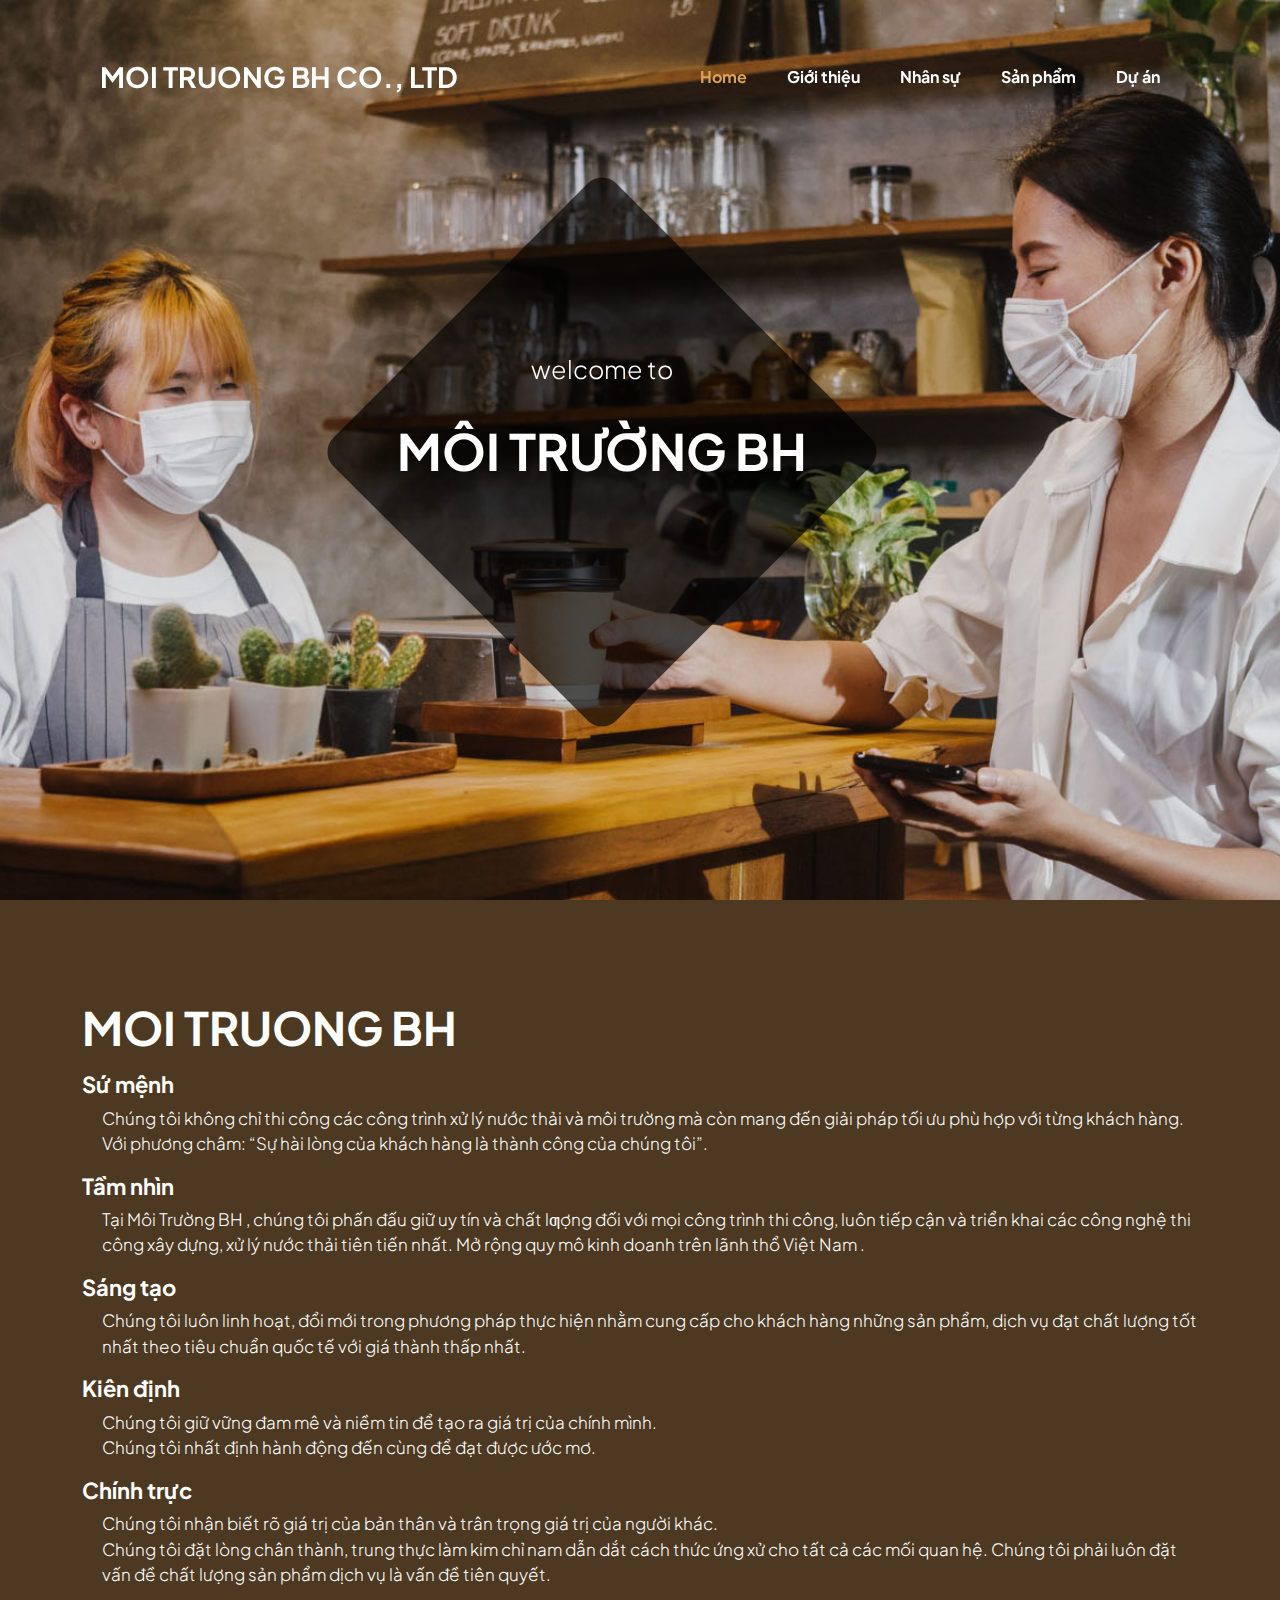
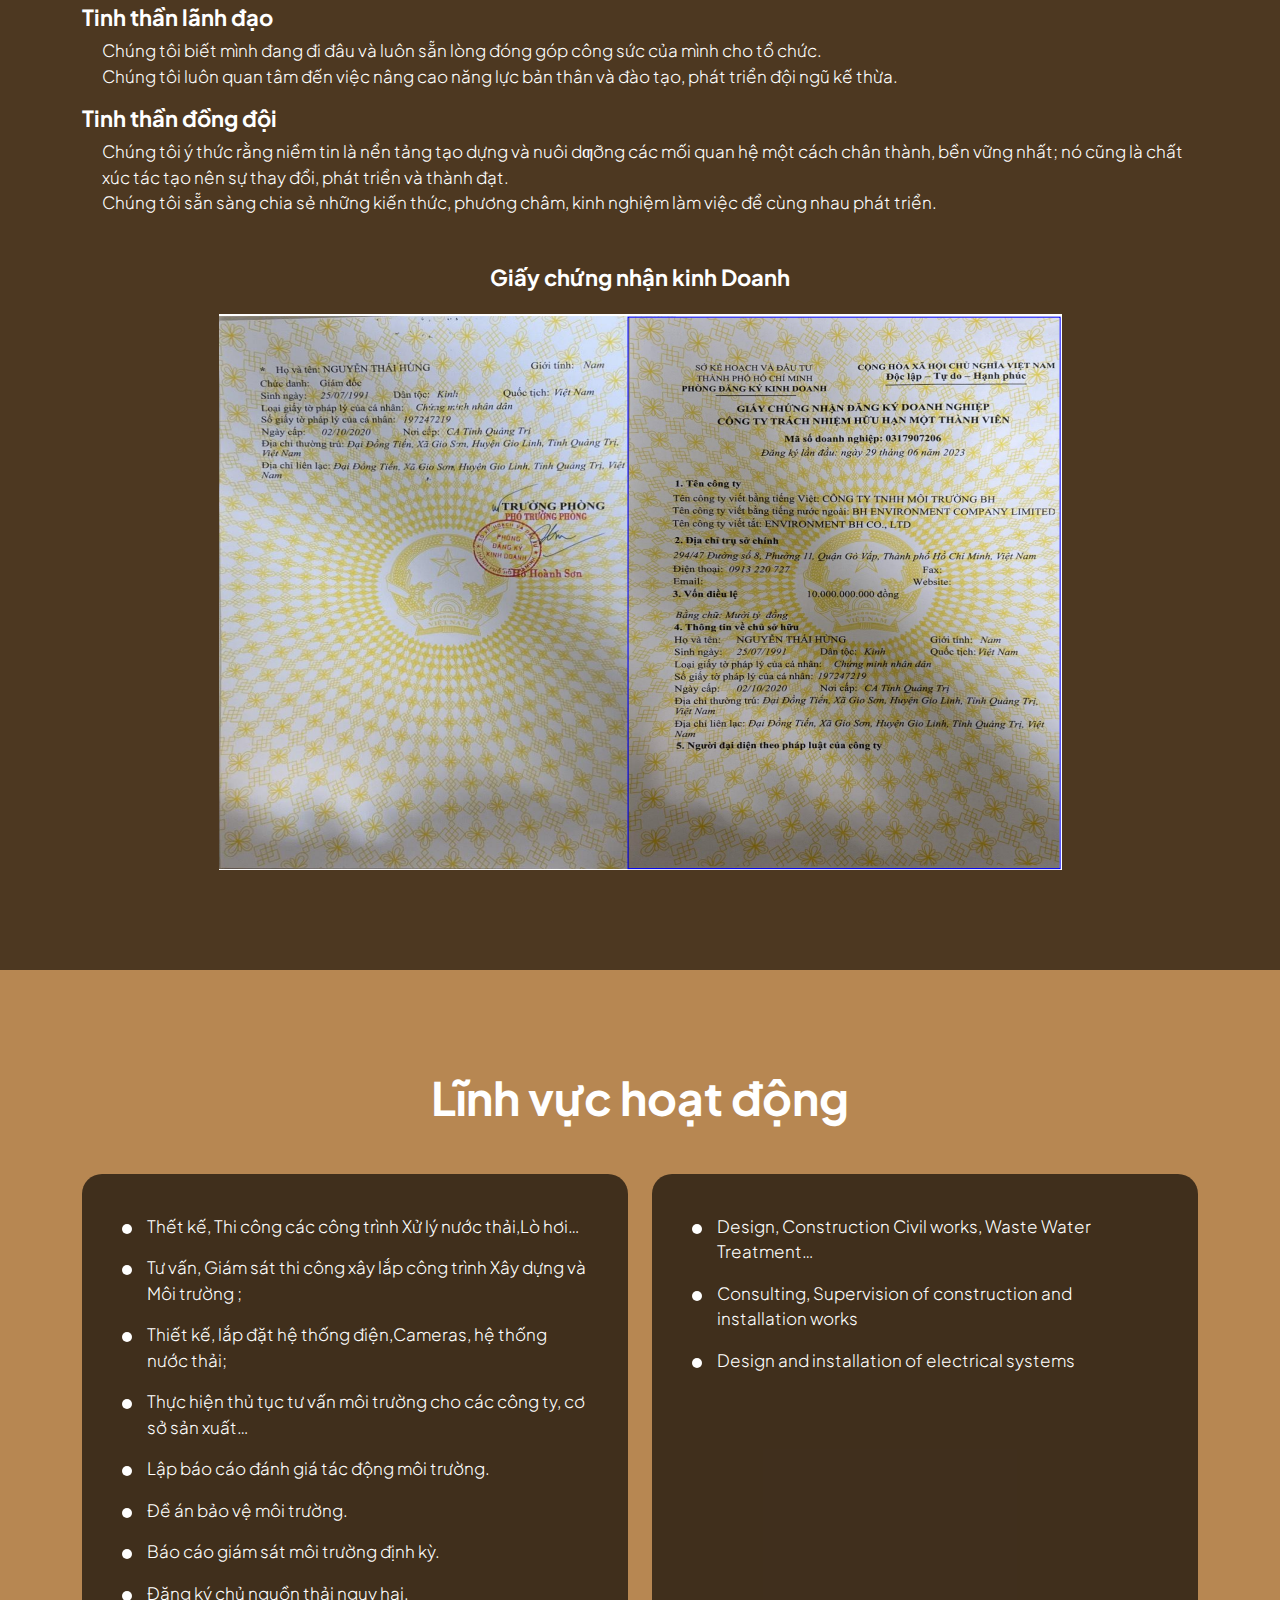
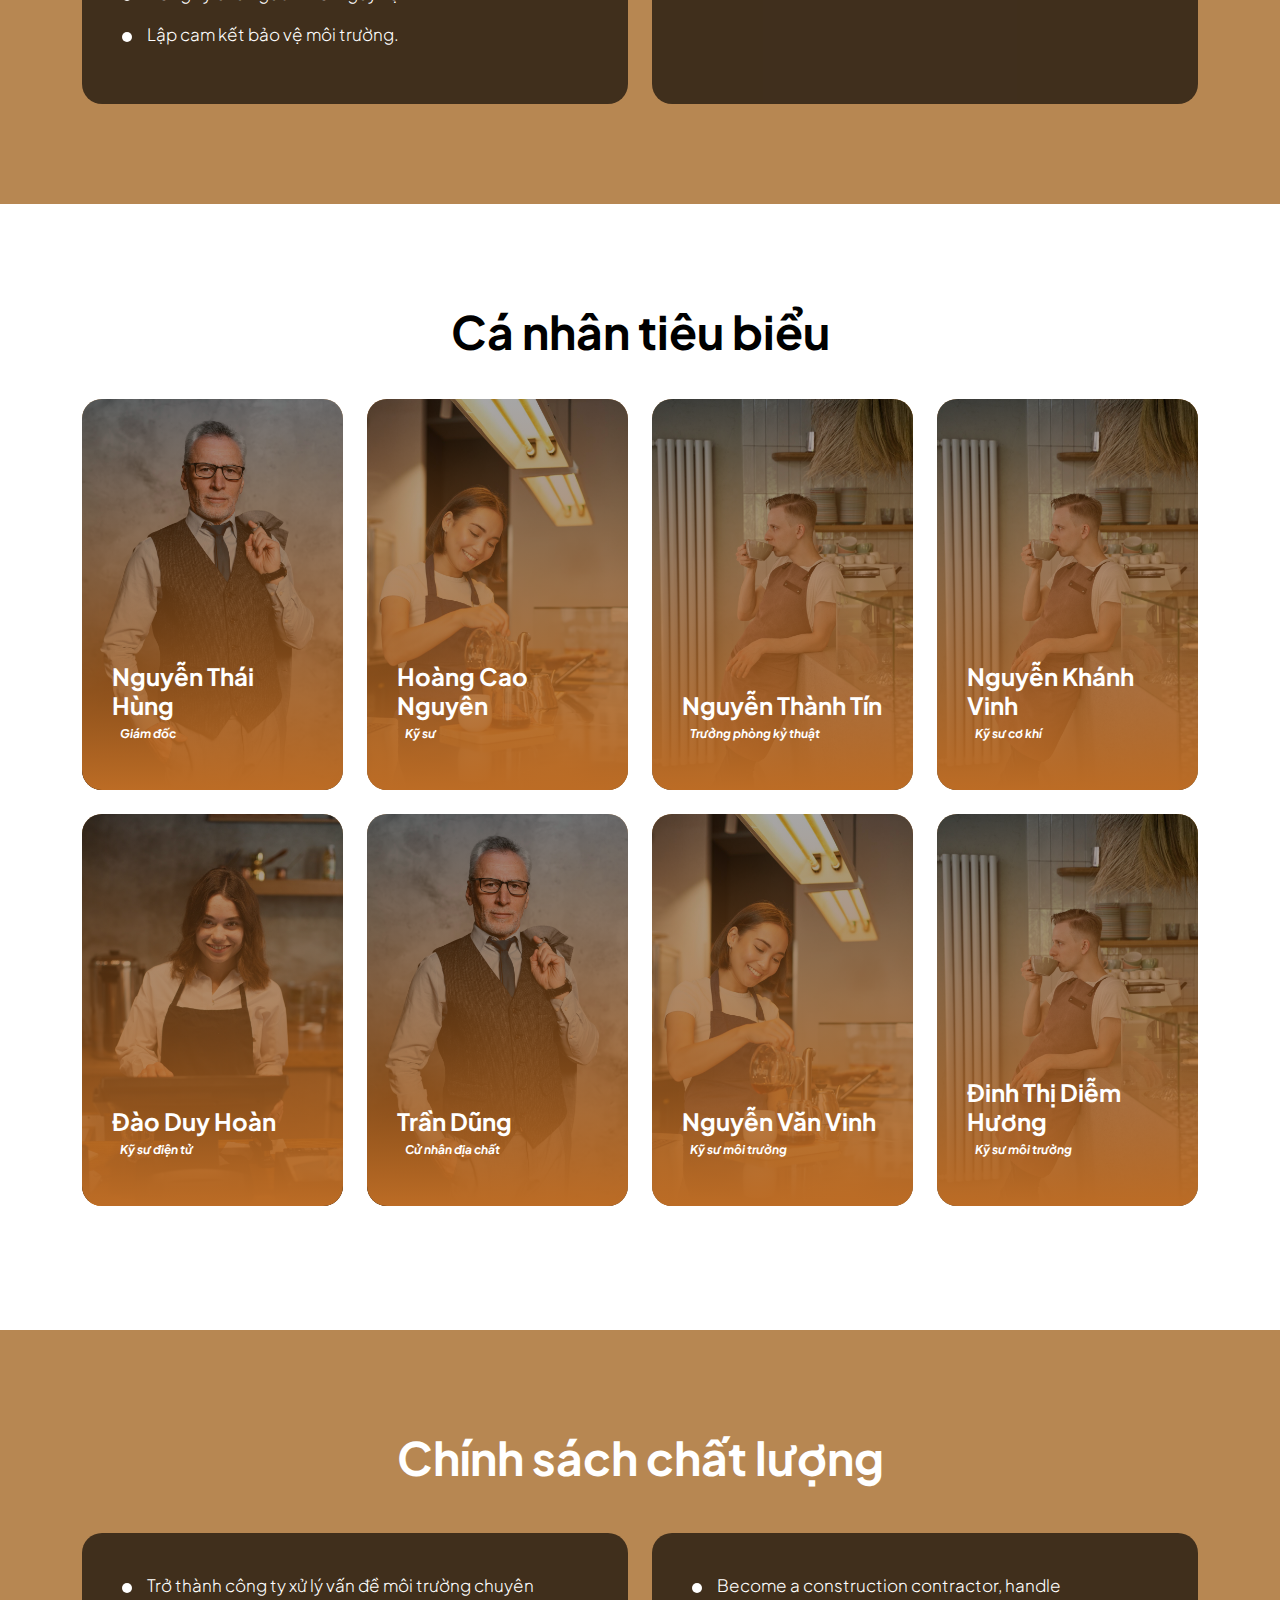
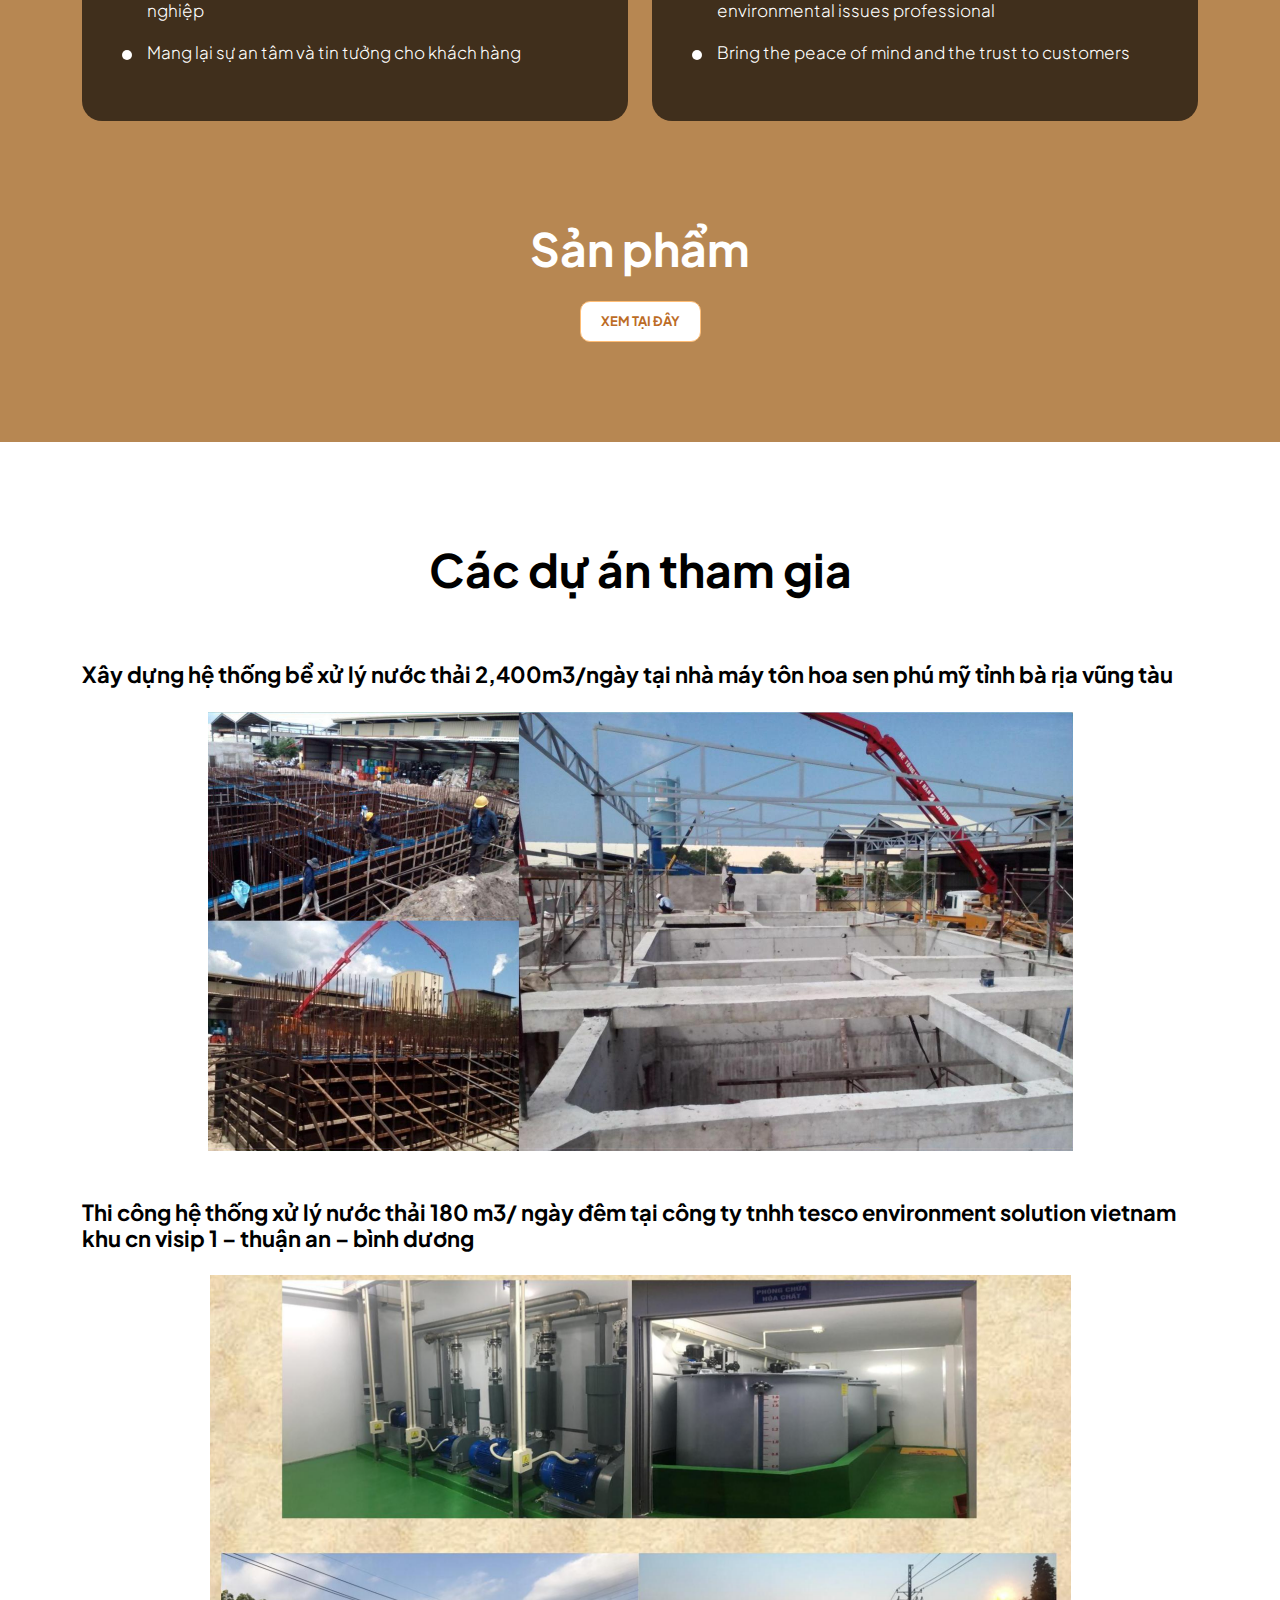
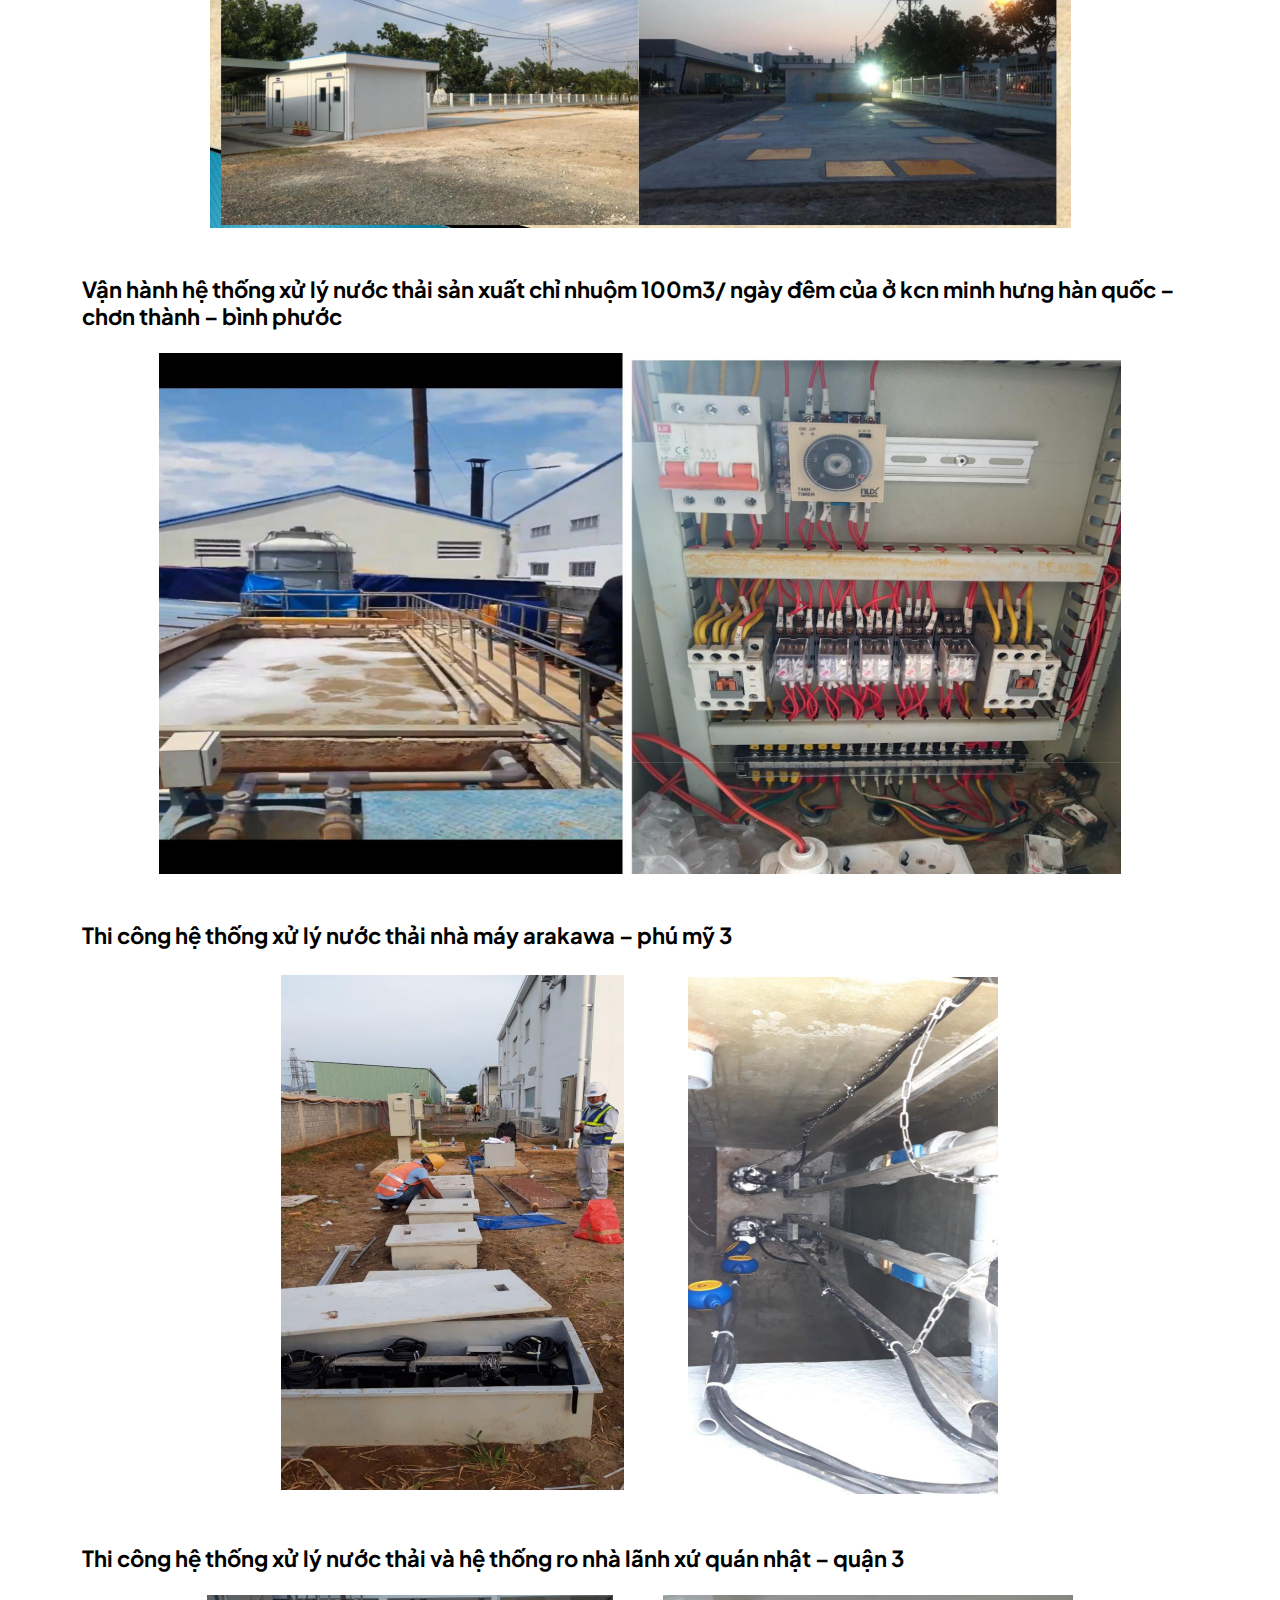
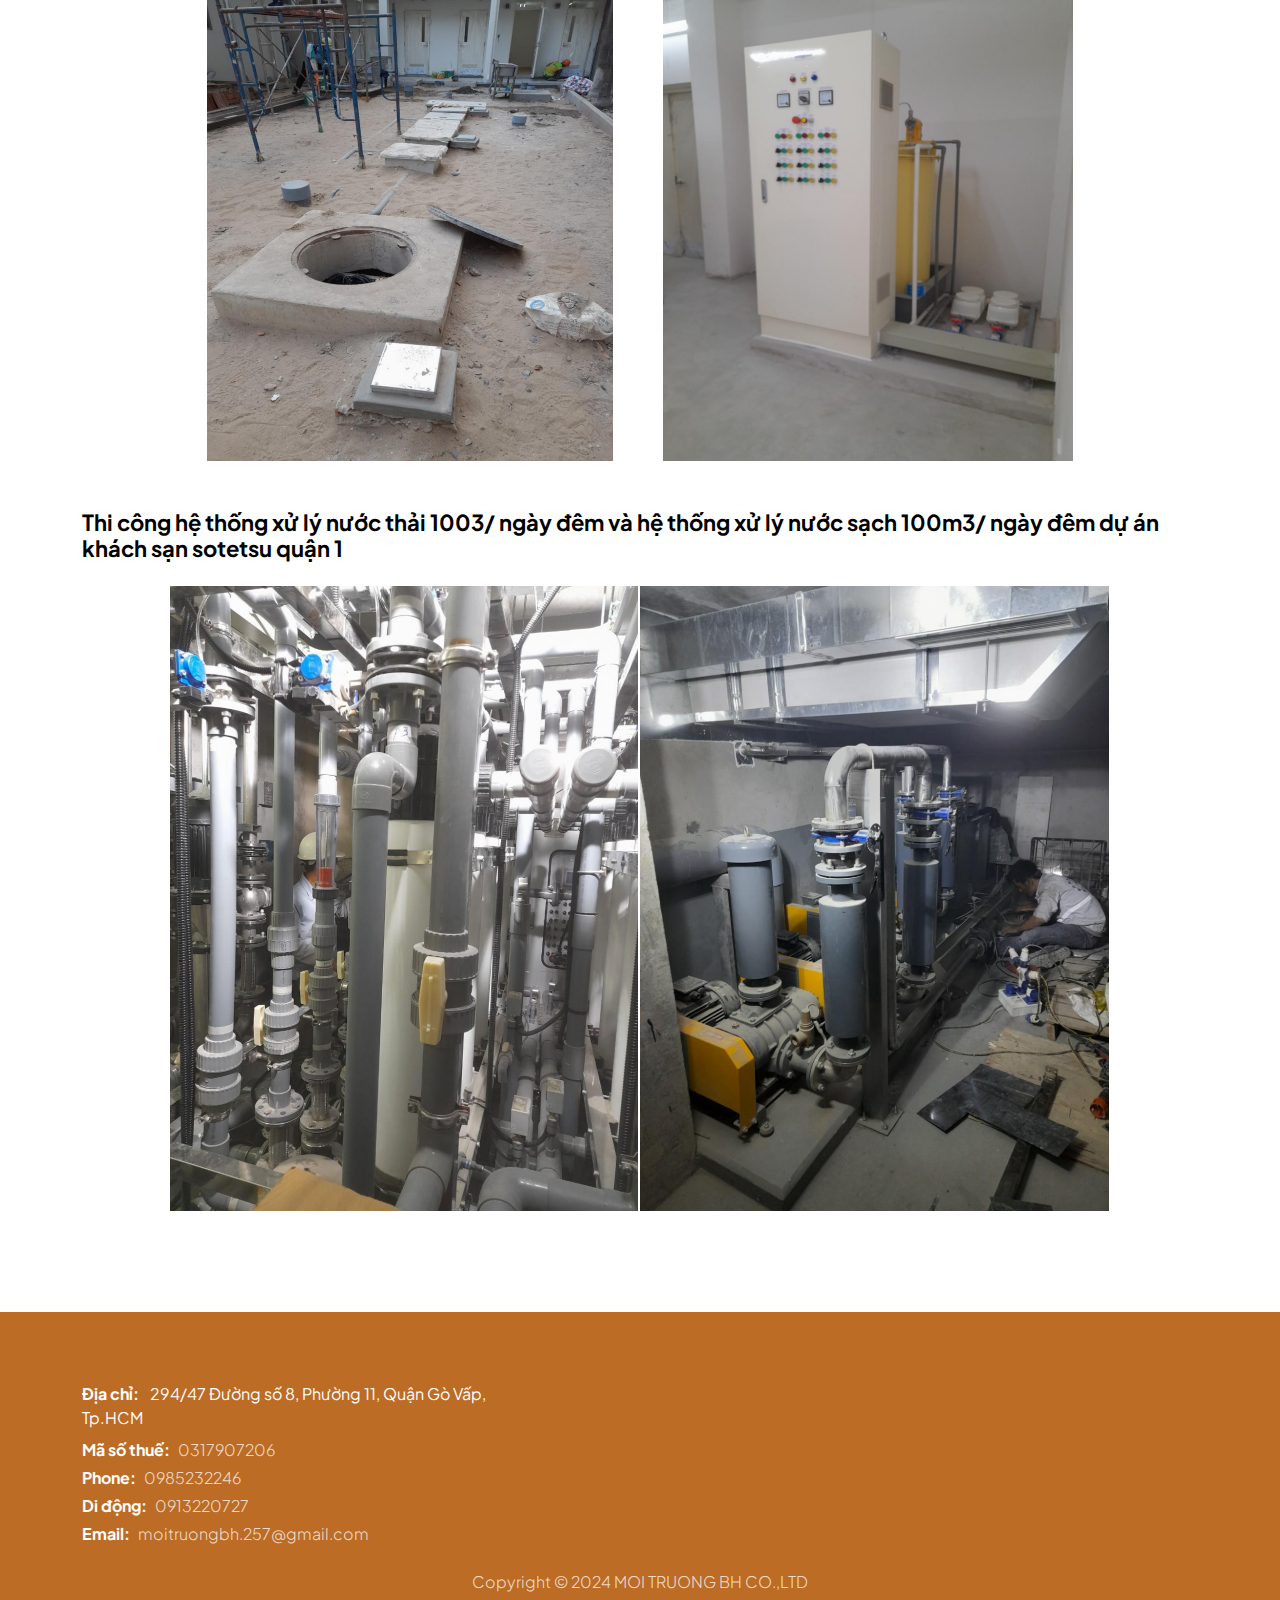
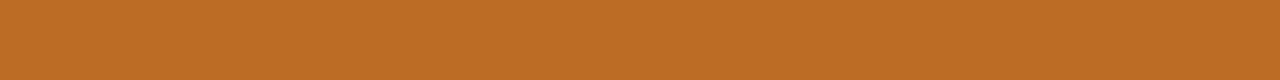
<file: index.html>
<!doctype html>
<html lang="en">
    <head>
        <meta charset="utf-8">
        <meta name="viewport" content="width=device-width, initial-scale=1">

        <meta name="description" content="">
        <meta name="author" content="">

        <title>Công ty TNHH Môi Trường BH</title>

        <!-- CSS FILES -->                
        <link rel="preconnect" href="https://fonts.googleapis.com">
        
        <link rel="preconnect" href="https://fonts.gstatic.com" crossorigin>

        <link href="https://fonts.googleapis.com/css2?family=Plus+Jakarta+Sans:ital,wght@0,200;0,400;0,600;0,700;1,200;1,700&display=swap" rel="stylesheet">
            
        <link href="css/bootstrap.min.css" rel="stylesheet">

        <link href="css/bootstrap-icons.css" rel="stylesheet">

        <link href="css/vegas.min.css" rel="stylesheet">

        <link href="css/tooplate-barista.css" rel="stylesheet">
    </head>
    
    <body>
                
            <main>
                <nav class="navbar navbar-expand-lg">                
                    <div class="container">
                        <a class="navbar-brand d-flex align-items-center" href="index.html">
                            MOI TRUONG BH CO., LTD
                        </a>
        
                        <button class="navbar-toggler" type="button" data-bs-toggle="collapse" data-bs-target="#navbarNav" aria-controls="navbarNav" aria-expanded="false" aria-label="Toggle navigation">
                            <span class="navbar-toggler-icon"></span>
                        </button>
        
                        <div class="collapse navbar-collapse" id="navbarNav">
                            <ul class="navbar-nav ms-lg-auto">
                                <li class="nav-item">
                                    <a class="nav-link click-scroll" href="#section_1">Home</a>
                                </li>
        
                                <li class="nav-item">
                                    <a class="nav-link click-scroll" href="#section_2">Giới thiệu</a>
                                </li>

                                <li class="nav-item">
                                    <a class="nav-link click-scroll" href="#section_3">Nhân sự</a>
                                </li>

                                <li class="nav-item">
                                    <a class="nav-link" target="_blank" href="san-pham.html">Sản phẩm</a>
                                </li>

                                <li class="nav-item">
                                    <a class="nav-link click-scroll" href="#section_4">Dự án</a>
                                </li>
                            </ul>
                        </div>
                    </div>
                </nav>


                <section class="hero-section d-flex justify-content-center align-items-center" id="section_1">
                    <div class="company">
                        <p class="text-white mb-4 pb-lg-2">
                            welcome to
                        </p>
                        <h1>MÔI TRƯỜNG BH</h1>
                    </div>


                    <div class="hero-slides"></div>
                </section>


                <section class="about-section section-padding" id="section_2">
                    <div class="section-overlay"></div>
                    <div class="container">
                        <div class="row align-items-center">
                            <div class="col-12 mt-4 mt-lg-0 mx-auto">
                                <h2 class="text-white mb-3">MOI TRUONG BH</h2>
                                <h3 class="text-white heading">Sứ mệnh</h3>
                                <p class="text-white content">
                                    Chúng tôi không chỉ thi công các công trình xử lý nước thải và môi trường mà còn mang đến giải pháp tối ưu phù hợp với từng khách hàng.
                                    Với phương châm: “Sự hài lòng của khách hàng là thành công của chúng tôi”.
                                </p>
                                <h3 class="text-white heading">Tầm nhìn</h3>
                                <p class="text-white content">
                                    Tại Môi Trường BH , chúng tôi phấn đấu giữ uy tín và chất lƣợng đối với mọi công trình thi công, luôn tiếp cận và triển khai các công nghệ
thi công xây dựng, xử lý nước thải tiên tiến nhất. Mở rộng quy mô kinh doanh trên lãnh thổ Việt Nam .
                                </p>
                                <h3 class="text-white heading">Sáng tạo</h3>
                                <p class="text-white content">
                                    Chúng tôi luôn linh hoạt, đổi mới trong phương pháp thực hiện nhằm cung cấp cho khách hàng những sản phẩm, dịch vụ đạt chất lượng tốt
nhất theo tiêu chuẩn quốc tế với giá thành thấp nhất.

                                </p>
                                <h3 class="text-white heading">Kiên định</h3>
                                <p class="text-white content">
                                    Chúng tôi giữ vững đam mê và niềm tin để tạo ra giá trị của chính mình. <br>
Chúng tôi nhất định hành động đến cùng để đạt được ước mơ.
                                </p>
                                <h3 class="text-white heading">Chính trực</h3>
                                <p class="text-white content">
                                    Chúng tôi nhận biết rõ giá trị của bản thân và trân trọng giá trị của người khác.<br>
Chúng tôi đặt lòng chân thành, trung thực làm kim chỉ nam dẫn dắt cách thức ứng xử cho tất cả các mối quan hệ.
Chúng tôi phải luôn đặt vấn đề chất lượng sản phẩm dịch vụ là vấn đề tiên quyết.
                                </p>
                                <h3 class="text-white heading">Tinh thần lãnh đạo</h3>
                                <p class="text-white content">
                                    Chúng tôi biết mình đang đi đâu và luôn sẵn lòng đóng góp công sức của mình cho tổ chức.<br>
Chúng tôi luôn quan tâm đến việc nâng cao năng lực bản thân và đào tạo, phát triển đội ngũ kế thừa.
                                </p>
                                <h3 class="text-white heading">Tinh thần đồng đội</h3>
                                <p class="text-white content">
                                    Chúng tôi ý thức rằng niềm tin là nển tảng tạo dựng và nuôi dƣỡng các mối quan hệ một cách chân thành, bền vững nhất; nó cũng là chất xúc
tác tạo nên sự thay đổi, phát triển và thành đạt.<br>
Chúng tôi sẵn sàng chia sẻ những kiến thức, phương châm, kinh nghiệm làm việc để cùng nhau phát triển.
                                </p>
                                <div class="text-center mt-5">
                                    <h3 class="text-white heading mb-4">Giấy chứng nhận kinh Doanh</h3>
                                    <img class="image" src="./images/giaychungnhankinhdoanh.PNG" alt="giay chung nhan kinh doanh">
                                </div>
                            </div>
                        </div>
                    </div>
                </section>

                <section class="section-padding section-bg">
                    <div class="section-overlay"></div>
                    <div class="container">
                        <div class="row align-items-center">
                            <div class="col-12 mt-4 mt-lg-0 mx-auto">
                                <h2 class="text-white mb-5 text-center">Lĩnh vực hoạt động</h2>
                                <div class="row">
                                    <div class="col-lg-6 col-12 mb-4 mb-lg-0">
                                        <div class="menu-block-wrap">
                                            <div class="content">
                                                <p class="dot"></p>
                                                <p class="text-white content">Thết kế, Thi công các công trình
                                                    Xử lý nước thải,Lò hơi…</p>
                                            </div>
                                            <div class="content">
                                                <p class="dot"></p>
                                                <p class="text-white content">Tư vấn, Giám sát thi công xây lắp
                                                    công trình Xây dựng và Môi trường ;</p>
                                            </div>
                                            <div class="content">
                                                <p class="dot"></p>
                                                <p class="text-white content">Thiết kế, lắp đặt hệ thống
                                                    điện,Cameras, hệ thống nước
                                                    thải;</p>
                                            </div>
                                            <div class="content">
                                                <p class="dot"></p>
                                                <p class="text-white content">Thực hiện thủ tục tư vấn môi trường
                                                    cho các công ty, cơ sở sản xuất…</p>
                                            </div>
                                            <div class="content">
                                                <p class="dot"></p>
                                                <p class="text-white content">Lập báo cáo đánh giá tác động môi
                                                    trường.</p>
                                            </div>
                                            <div class="content">
                                                <p class="dot"></p>
                                                <p class="text-white content">Đề án bảo vệ môi trường.</p>
                                            </div>
                                            <div class="content">
                                                <p class="dot"></p>
                                                <p class="text-white content">Báo cáo giám sát môi trường định
                                                    kỳ.</p>
                                            </div>
                                            <div class="content">
                                                <p class="dot"></p>
                                                <p class="text-white content">Đăng ký chủ nguồn thải nguy hại.</p>
                                            </div>
                                            <div class="content">
                                                <p class="dot"></p>
                                                <p class="text-white content">Lập cam kết bảo vệ môi trường.</p>
                                            </div>
                                        </div>
                                    </div>
                                    <div class="col-lg-6 col-12 mb-4 mb-lg-0">
                                        <div class="menu-block-wrap">
                                            <div class="content">
                                                <p class="dot"></p>
                                                <p class="text-white content">Design, Construction Civil works, Waste Water Treatment…</p>
                                            </div>
                                            <div class="content">
                                                <p class="dot"></p>
                                                <p class="text-white content">Consulting, Supervision of construction and installation works</p>
                                            </div>
                                            <div class="content">
                                                <p class="dot"></p>
                                                <p class="text-white content">Design and installation of electrical systems</p>
                                            </div>
                                        </div>
                                    </div>
                                </div>
                            </div>
                        </div>
                    </div>
                </section>

                <section class="barista-section section-padding" id="section_3">
                    <div class="container">
                        <div class="row justify-content-center">

                            <div class="col-lg-12 col-12 text-center mb-4 pb-lg-2">
                                <h2 class="text-black">Cá nhân tiêu biểu</h2>
                            </div>

                            <div class="col-lg-3 col-md-6 col-12 mb-4">
                                <div class="team-block-wrap">
                                    <div class="team-block-info d-flex flex-column">
                                        <div class="mt-auto mb-3">
                                            <h5 class="text-white mb-0">Nguyễn Thái Hùng</h4>
                                            <p class="badge"><em>Giám đốc</em></p>
                                        </div>
                                    </div>

                                    <div class="team-block-image-wrap">
                                        <img src="images/team/portrait-elegant-old-man-wearing-suit.jpg" class="team-block-image img-fluid" alt="">
                                    </div>
                                </div>
                            </div>

                            <div class="col-lg-3 col-md-6 col-12 mb-4">
                                <div class="team-block-wrap">
                                    <div class="team-block-info d-flex flex-column">
                                        <div class="mt-auto mb-3">
                                            <h5 class="text-white mb-0">Hoàng Cao Nguyên</h4>
                                            <p class="badge"><em>Kỹ sư</em></p>
                                        </div>
                                    </div>

                                    <div class="team-block-image-wrap">
                                        <img src="images/team/cute-korean-barista-girl-pouring-coffee-prepare-filter-batch-brew-pour-working-cafe.jpg" class="team-block-image img-fluid" alt="">
                                    </div>
                                </div>
                            </div>

                            <div class="col-lg-3 col-md-6 col-12 mb-4">
                                <div class="team-block-wrap">
                                    <div class="team-block-info d-flex flex-column">
                                        <div class="mt-auto mb-3">
                                            <h5 class="text-white mb-0">Nguyễn Thành Tín</h4>
                                            <p class="badge"><em>Trưởng phòng kỷ thuật</em></p>
                                        </div>
                                    </div>

                                    <div class="team-block-image-wrap">
                                        <img src="images/team/small-business-owner-drinking-coffee.jpg" class="team-block-image img-fluid" alt="">
                                    </div>
                                </div>
                            </div>

                            <div class="col-lg-3 col-md-6 col-12 mb-4">
                                <div class="team-block-wrap">
                                    <div class="team-block-info d-flex flex-column">
                                        <div class="mt-auto mb-3">
                                            <h5 class="text-white mb-0">Nguyễn Khánh Vinh</h4>
                                            <p class="badge"><em>Kỹ sư cơ khí</em></p>
                                        </div>
                                    </div>

                                    <div class="team-block-image-wrap">
                                        <img src="images/team/small-business-owner-drinking-coffee.jpg" class="team-block-image img-fluid" alt="">
                                    </div>
                                </div>
                            </div>

                            <div class="col-lg-3 col-md-6 col-12 mb-4">
                                <div class="team-block-wrap">
                                    <div class="team-block-info d-flex flex-column">
                                        <div class="mt-auto mb-3">
                                            <h5 class="text-white mb-0">Đào Duy Hoàn</h4>
                                            <p class="badge"><em>Kỹ sư điện tử</em></p>
                                        </div>
                                    </div>

                                    <div class="team-block-image-wrap">
                                        <img src="images/team/smiley-business-woman-working-cashier.jpg" class="team-block-image img-fluid" alt="">
                                    </div>
                                </div>
                            </div>

                            <div class="col-lg-3 col-md-6 col-12 mb-4">
                                <div class="team-block-wrap">
                                    <div class="team-block-info d-flex flex-column">
                                        <div class="mt-auto mb-3">
                                            <h5 class="text-white mb-0">Trần Dũng</h4>
                                            <p class="badge"><em>Cử nhân địa chất</em></p>
                                        </div>
                                    </div>

                                    <div class="team-block-image-wrap">
                                        <img src="images/team/portrait-elegant-old-man-wearing-suit.jpg" class="team-block-image img-fluid" alt="">
                                    </div>
                                </div>
                            </div>

                            <div class="col-lg-3 col-md-6 col-12 mb-4">
                                <div class="team-block-wrap">
                                    <div class="team-block-info d-flex flex-column">
                                        <div class="mt-auto mb-3">
                                            <h5 class="text-white mb-0">Nguyễn Văn Vinh</h4>
                                            <p class="badge"><em>Kỹ sư môi trường</em></p>
                                        </div>
                                    </div>

                                    <div class="team-block-image-wrap">
                                        <img src="images/team/cute-korean-barista-girl-pouring-coffee-prepare-filter-batch-brew-pour-working-cafe.jpg" class="team-block-image img-fluid" alt="">
                                    </div>
                                </div>
                            </div>

                            <div class="col-lg-3 col-md-6 col-12 mb-4">
                                <div class="team-block-wrap">
                                    <div class="team-block-info d-flex flex-column">
                                        <div class="mt-auto mb-3">
                                            <h5 class="text-white mb-0">Đinh Thị Diễm Hương</h4>
                                            <p class="badge"><em>Kỹ sư môi trường</em></p>
                                        </div>
                                    </div>

                                    <div class="team-block-image-wrap">
                                        <img src="images/team/small-business-owner-drinking-coffee.jpg" class="team-block-image img-fluid" alt="">
                                    </div>
                                </div>
                            </div>
                        </div>
                    </div>
                </section>

                <section class="section-padding section-bg">
                    <div class="section-overlay"></div>
                    <div class="container">
                        <div class="row align-items-center">
                            <div class="col-12 mt-4 mt-lg-0 mx-auto">
                                <h2 class="text-white mb-5 text-center">Chính sách chất lượng</h2>
                                <div class="row">
                                    <div class="col-lg-6 col-12 mb-4 mb-lg-0">
                                        <div class="menu-block-wrap">
                                            <div class="content">
                                                <p class="dot"></p>
                                                <p class="text-white content">Trở thành công ty xử lý vấn đề môi trường chuyên nghiệp</p>
                                            </div>
                                            <div class="content">
                                                <p class="dot"></p>
                                                <p class="text-white content">Mang lại sự an tâm và tin tưởng cho khách hàng</p>
                                            </div>
                                        </div>
                                    </div>
                                    <div class="col-lg-6 col-12 mb-4 mb-lg-0">
                                        <div class="menu-block-wrap">
                                            <div class="content">
                                                <p class="dot"></p>
                                                <p class="text-white content">Become a construction contractor, handle environmental issues professional</p>
                                            </div>
                                            <div class="content">
                                                <p class="dot"></p>
                                                <p class="text-white content">Bring the peace of mind and the trust to customers</p>
                                            </div>
                                        </div>
                                    </div>
                                </div>
                            </div>
                        </div>
                    </div>
                </section>

                <section class="section-padding section-bg pt-0">
                    <div class="section-overlay"></div>
                    <div class="container">
                        <div class="row align-items-center">
                            <div class="col-12 mt-4 mt-lg-0 mx-auto">
                                <h2 class="text-white mb-4 text-center">Sản phẩm</h2>
                                <div class="text-center">
                                    <a
                                        class="btn-click-here"
                                        href="san-pham.html"
                                        target="_blank"
                                    >
                                        Xem tại đây
                                    </a>
                                </div>
                            </div>
                        </div>
                    </div>
                </section>

                <section class="barista-section section-padding" id="section_4">
                    <div class="container">
                        <div class="row justify-content-center">
                            <div class="col-lg-12 col-12 text-center pb-lg-2">
                                <h2 class="text-black">Các dự án tham gia</h2>
                            </div>
                            <h3 class="text-black heading mb-4 mt-5">Xây dựng hệ thống bể xử lý nước thải 2,400m3/ngày tại nhà máy tôn hoa sen phú mỹ tỉnh bà rịa vũng tàu</h3>
                            <img class="image" src="images/duan1.PNG" alt="">
                            <h3 class="text-black heading mb-4 mt-5">Thi công hệ thống xử lý nước thải 180 m3/ ngày đêm tại công ty tnhh tesco environment solution vietnam khu cn visip 1 – thuận an – bình dương</h3>
                            <img class="image" src="images/duan2.PNG" alt="">
                            <h3 class="text-black heading mb-4 mt-5">Vận hành hệ thống xử lý nước thải sản xuất chỉ nhuộm 100m3/ ngày đêm của ở kcn minh hưng hàn quốc – chơn thành – bình phước</h3>
                            <img class="image" src="images/duan3.PNG" alt="">
                            <h3 class="text-black heading mb-4 mt-5">Thi công hệ thống xử lý nước thải nhà máy arakawa – phú mỹ 3</h3>
                            <img class="image" src="images/duan4.PNG" alt="">
                            <h3 class="text-black heading mb-4 mt-5">Thi công hệ thống xử lý nước thải và hệ thống ro nhà lãnh xứ quán nhật – quận 3</h3>
                            <img class="image" src="images/duan5.PNG" alt="">
                            <h3 class="text-black heading mb-4 mt-5">Thi công hệ thống xử lý nước thải 1003/ ngày đêm và hệ thống xử lý nước sạch 100m3/ ngày đêm dự án khách sạn sotetsu quận 1</h3>
                            <img class="image" src="images/duan6.2.PNG" alt="">
                        </div>
                    </div>
                </section>

                <footer class="site-footer">
                    <div class="container">
                        <div class="row">

                            <div class="col-lg-5 col-12 me-auto">
                                <div class="text-white mb-2">
                                    <strong class="me-2">Địa chỉ:</strong>
                                    294/47 Đường số 8, Phường 11, Quận Gò Vấp, Tp.HCM
                                </div>
                                <p class="d-flex mb-1">
                                    <strong class="me-2">Mã số thuế:</strong>
                                    <span class="site-footer-link">
                                        0317907206
                                    </span>
                                </p>
                                <p class="d-flex mb-1">
                                    <strong class="me-2">Phone:</strong>
                                    <a href="tel: 0985232246" class="site-footer-link">
                                        0985232246
                                    </a>
                                </p>
                                <p class="d-flex mb-1">
                                    <strong class="me-2">Di động:</strong>
                                    <a href="tel: 0913220727" class="site-footer-link">
                                        0913220727
                                    </a>
                                </p>

                                <p class="d-flex">
                                    <strong class="me-2">Email:</strong>

                                    <a href="mailto:moitruongbh.257@gmail.com" class="site-footer-link">
                                        moitruongbh.257@gmail.com
                                    </a>
                                </p>
                            </div>
                            <div class="col-12 mt-2">
                                <p class="copyright-text text-center">Copyright © 2024 MOI TRUONG BH CO.,LTD </p>
                            </div>
                    </div>
                </footer>
            </main>

        <!-- JAVASCRIPT FILES -->
        <script src="js/jquery.min.js"></script>
        <script src="js/bootstrap.min.js"></script>
        <script src="js/jquery.sticky.js"></script>
        <script src="js/click-scroll.js"></script>
        <script src="js/vegas.min.js"></script>
        <script src="js/custom.js"></script>

    </body>
</html>
</file>
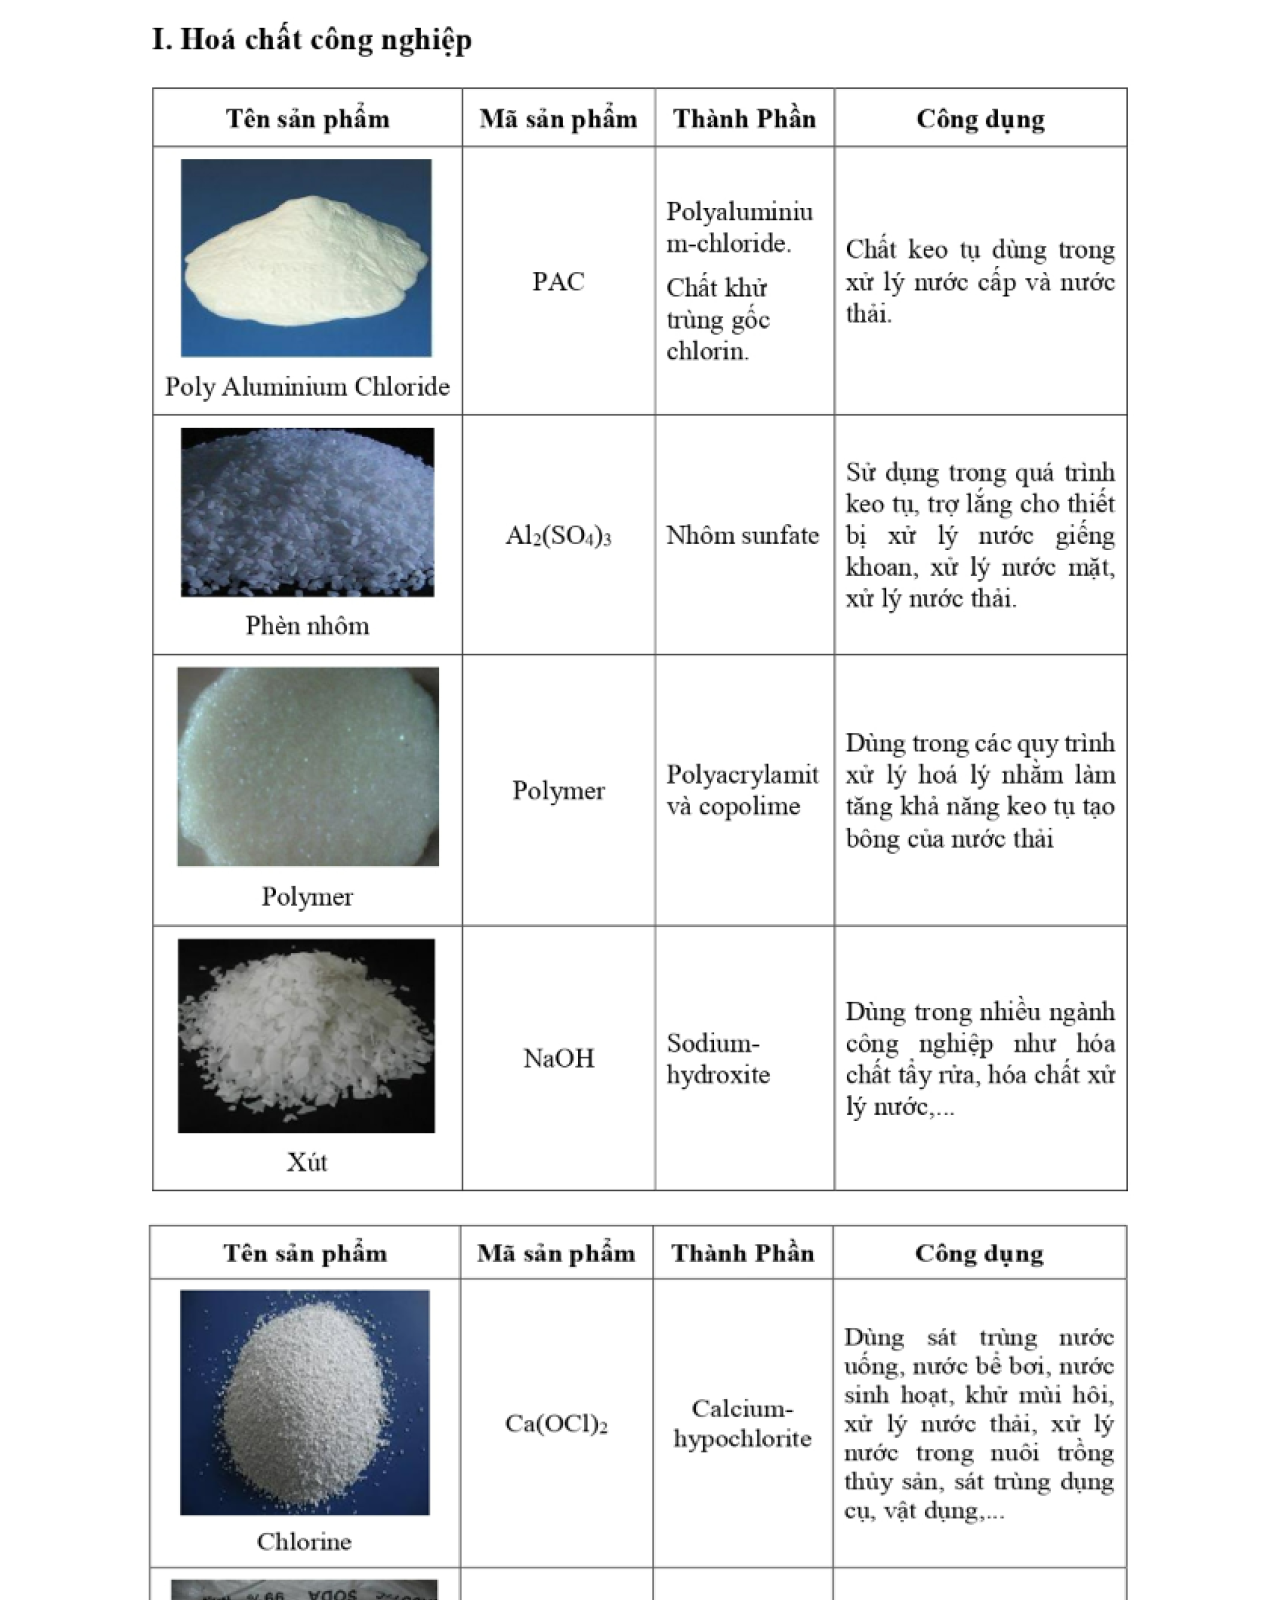
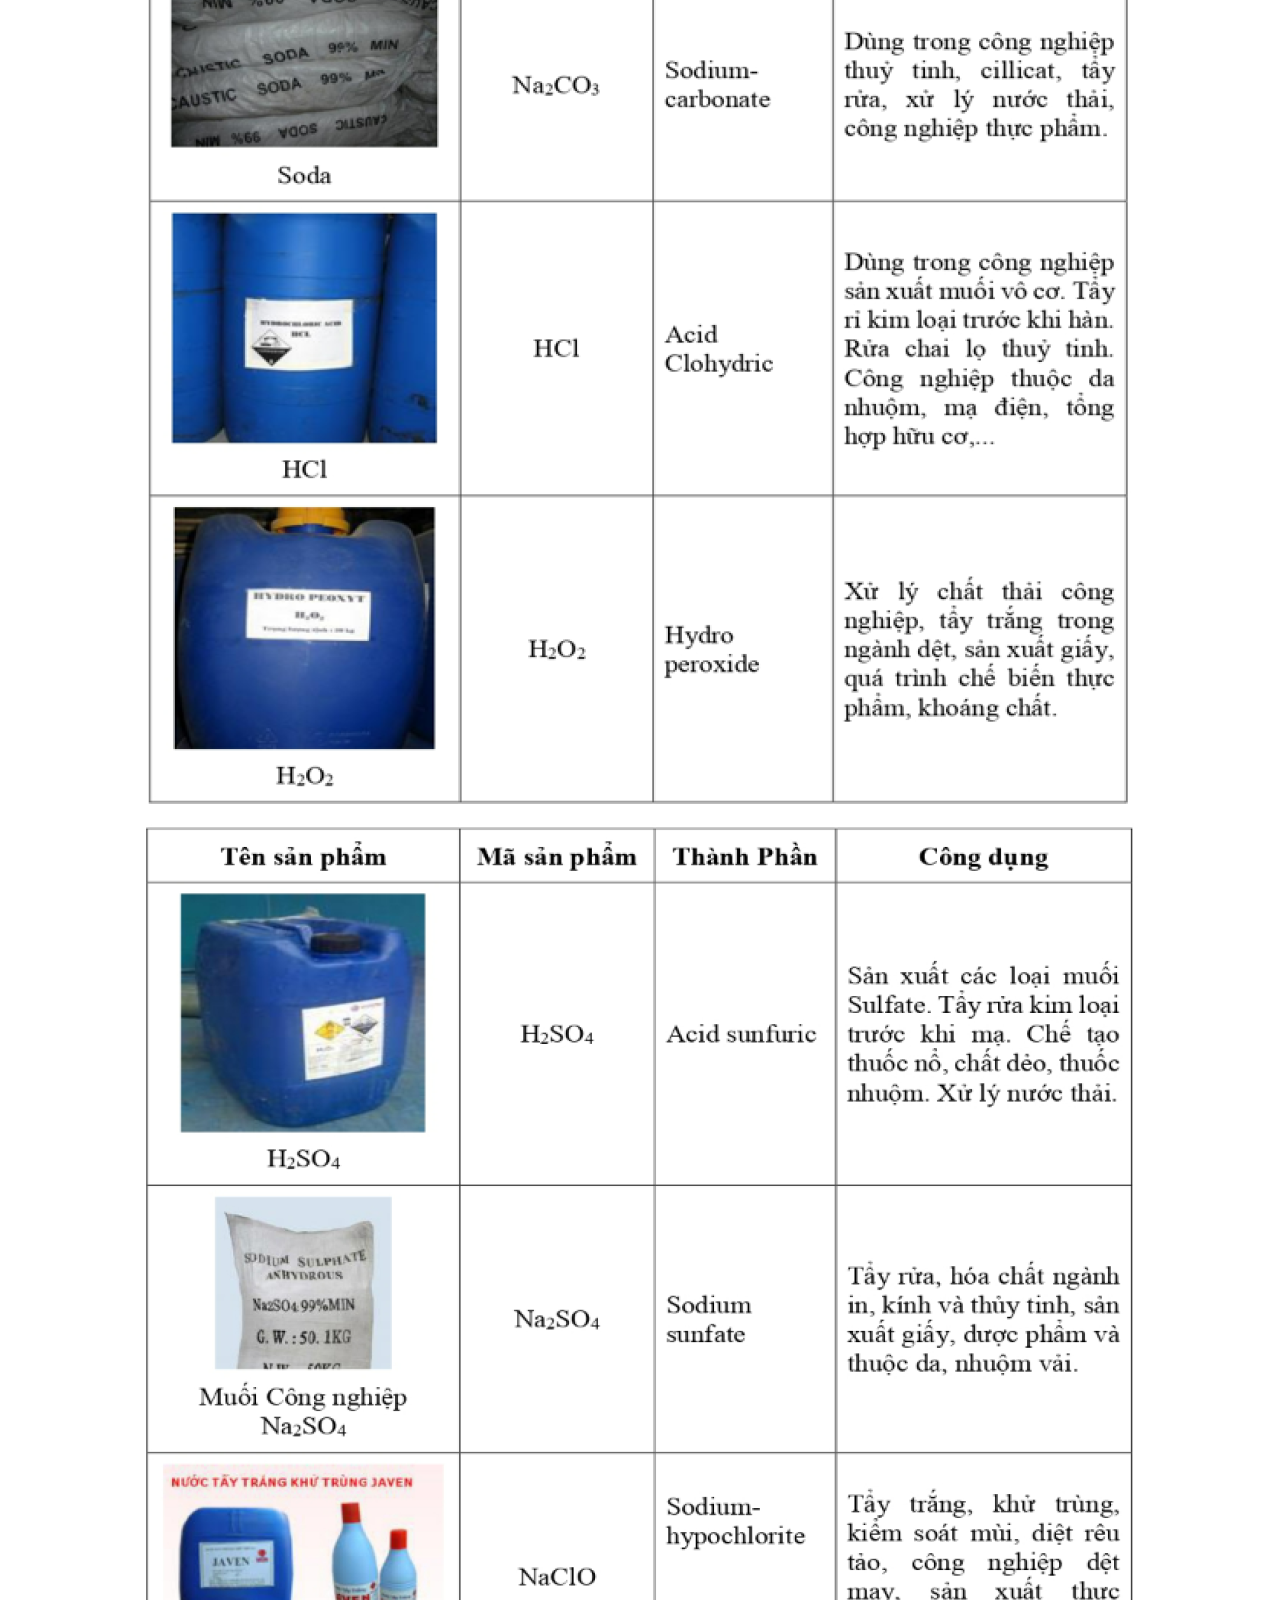
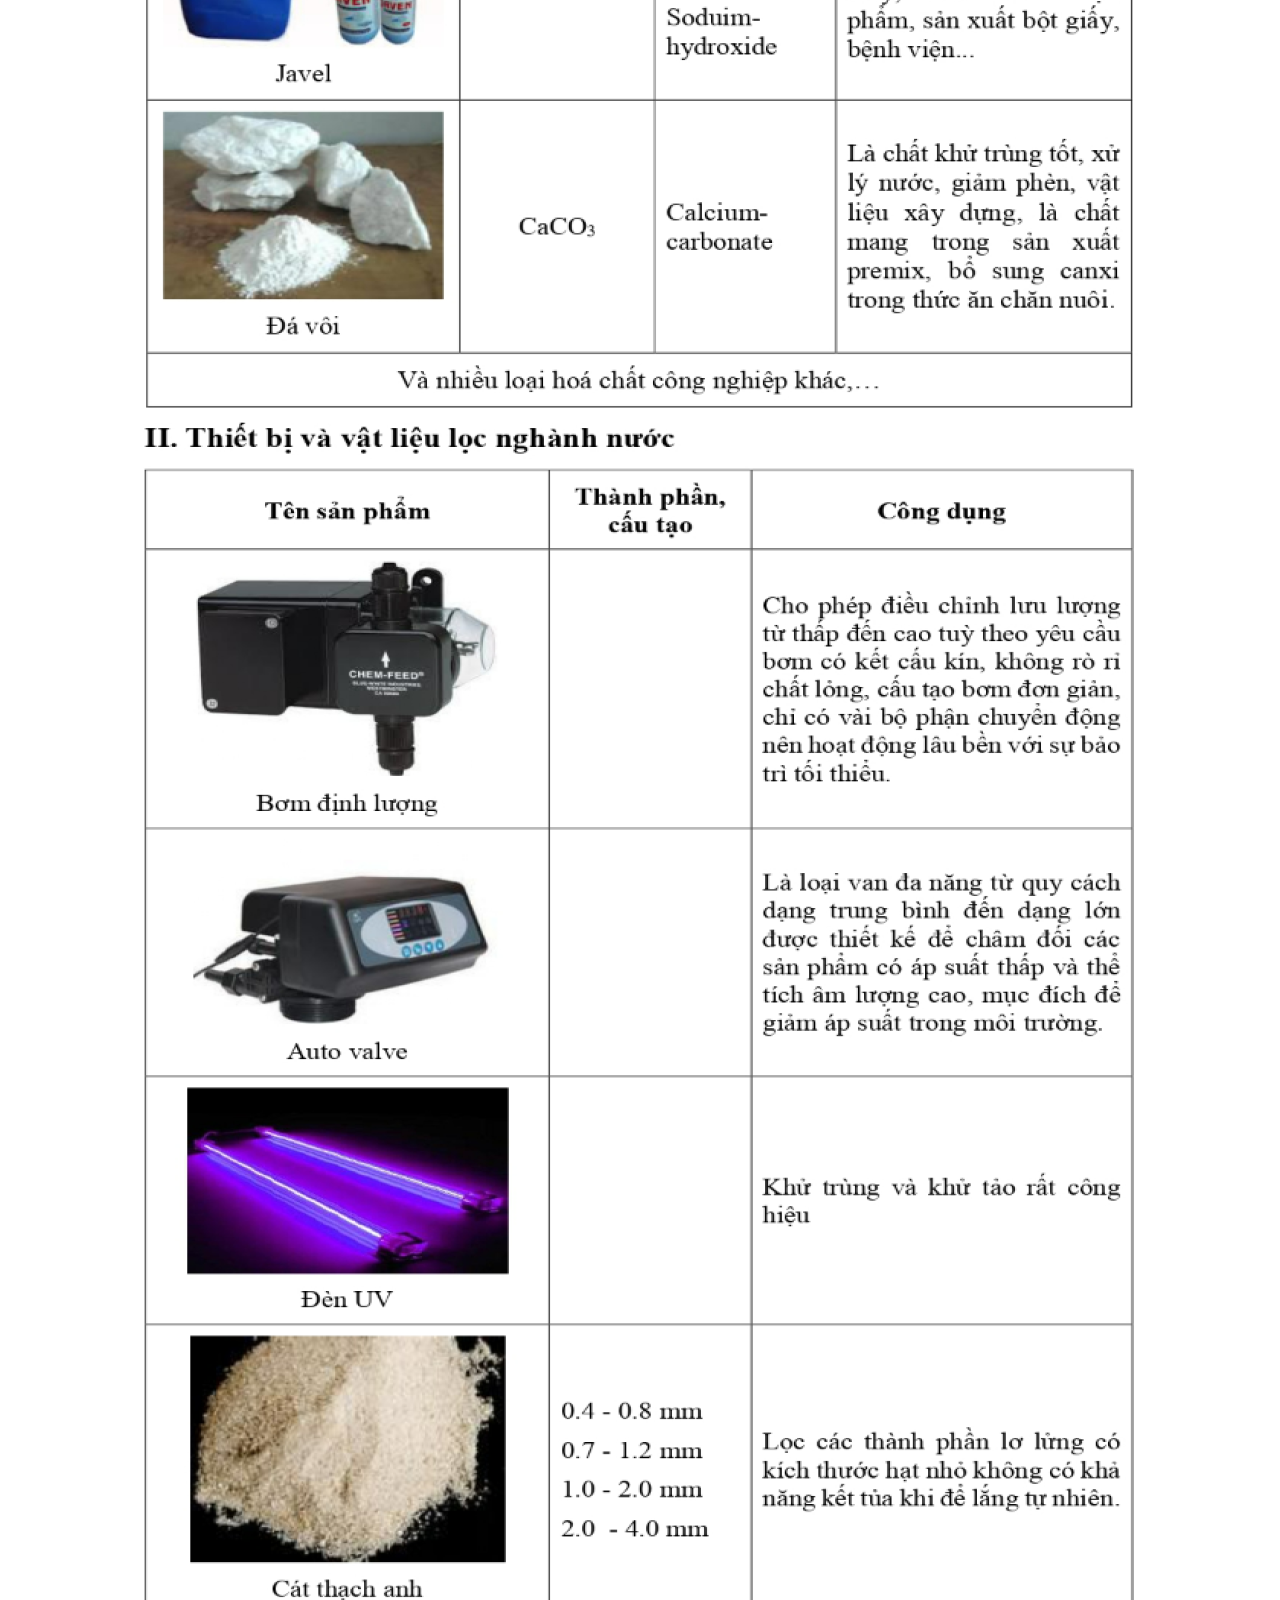
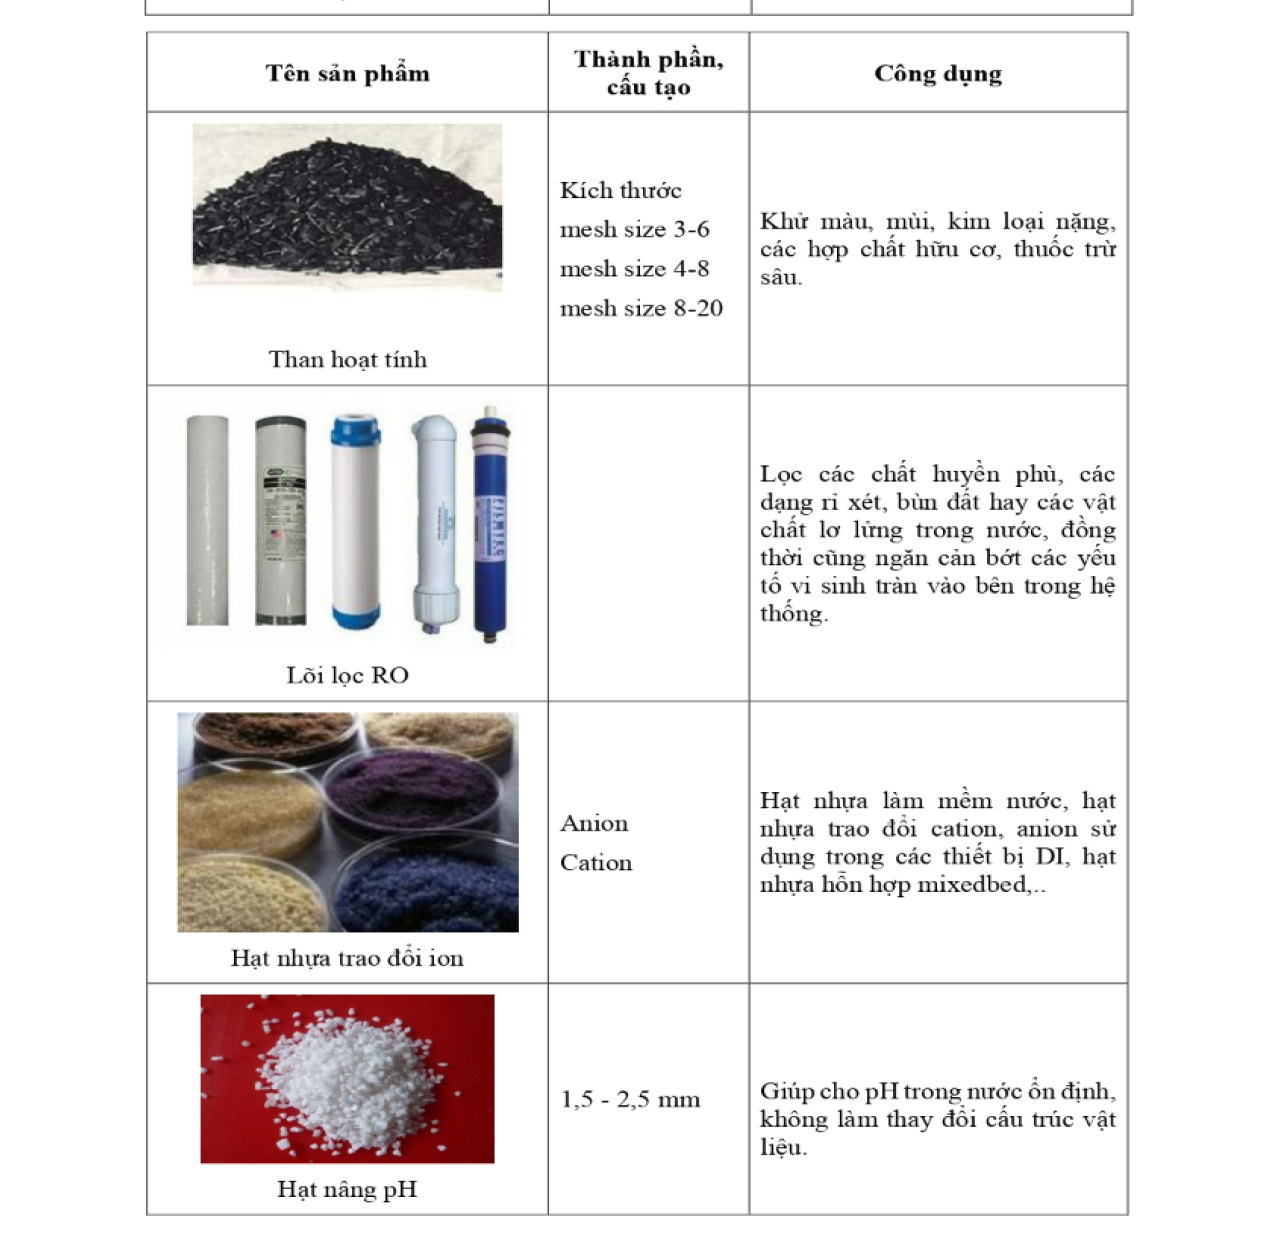
<file: san-pham.html>
<!DOCTYPE html>
<html lang="en">
<head>
  <meta charset="UTF-8">
  <meta name="viewport" content="width=device-width, initial-scale=1.0">
  <title>Sản phẩm</title>
  <link href="css/tooplate-barista.css" rel="stylesheet">
</head>
  <body>
    <div style="text-align: center">
      <img class="image" src="images/san-pham-1.PNG" alt="sản phẩm 1">
    </div>
    <div style="text-align: center">
      <img class="image" src="images/san-pham-2.PNG" alt="Sản phẩm 2">
    </div>
    <div style="text-align: center">
      <img class="image" src="images/san-pham-3.PNG" alt="Sản phẩm 3">
    </div>
    <div style="text-align: center">
      <img class="image" src="images/san-pham-4.PNG" alt="Sản phẩm 4">
    </div>
    <div style="text-align: center">
      <img class="image" src="images/san-pham-5.PNG" alt="Sản phẩm 5">
    </div>
  </body>
</html>
</file>
<file: css/tooplate-barista.css>
/*

Tooplate 2137 Barista

https://www.tooplate.com/view/2137-barista-cafe

*/

/*---------------------------------------
  CUSTOM PROPERTIES ( VARIABLES )             
-----------------------------------------*/
:root {
  --white-color:                  #ffffff;
  --primary-color:                #BC6C25;
  --secondary-color:              #DDA15E;
  --section-bg-color:             #b78752;
  --custom-btn-bg-color:          #BC6C25;
  --custom-btn-bg-hover-color:    #DDA15E;
  --dark-color:                   #000000;
  --p-color:                      #717275;
  --border-color:                 #7fffd4;
  --link-hover-color:             #E76F51;

  --body-font-family:             'Plus Jakarta Sans', sans-serif;

  --h1-font-size:                 68px;
  --h2-font-size:                 46px;
  --h3-font-size:                 32px;
  --h4-font-size:                 28px;
  --h5-font-size:                 24px;
  --h6-font-size:                 22px;
  --p-font-size:                  20px;
  --btn-font-size:                16px;
  --form-btn-font-size:           18px;
  --menu-font-size:               16px;

  --border-radius-large:          100px;
  --border-radius-medium:         20px;
  --border-radius-small:          10px;

  --font-weight-thin:             200;
  --font-weight-light:            300;
  --font-weight-normal:           400;
  --font-weight-bold:             700;
}

body {
  background-color: var(--white-color);
  font-family: var(--body-font-family); 
}


/*---------------------------------------
  TYPOGRAPHY               
-----------------------------------------*/

h2,
h3,
h4,
h5,
h6 {
  color: var(--dark-color);
}

h1,
h2,
h3,
h4,
h5,
h6 {
  font-weight: var(--font-weight-bold);
}

h1 {
  font-size: var(--h1-font-size);
}

h2 {
  font-size: var(--h2-font-size);
}

h3 {
  font-size: var(--h3-font-size);
}

h4 {
  font-size: var(--h4-font-size);
}

h5 {
  font-size: var(--h5-font-size);
}

h6 {
  font-size: var(--h6-font-size);
}

p {
  color: var(--p-color);
  font-size: var(--p-font-size);
  font-weight: var(--font-weight-light);
}

ul li {
  color: var(--p-color);
  font-size: var(--p-font-size);
  font-weight: var(--font-weight-light);
}

a, 
button {
  touch-action: manipulation;
  transition: all 0.3s;
}

a {
  display: inline-block;
  color: var(--primary-color);
  text-decoration: none;
}

a:hover {
  color: var(--link-hover-color);
}

b,
strong {
  font-weight: var(--font-weight-bold);
}


/*---------------------------------------
  SECTION               
-----------------------------------------*/
.section-padding {
  padding-top: 100px;
  padding-bottom: 100px;
}

.section-bg {
  background-color: var(--section-bg-color);
}

.section-overlay {
  background-color: var(--dark-color);
  position: absolute;
  z-index: 9;
  top: 0;
  left: 0;
  pointer-events: none;
  width: 100%;
  height: 100%;
  opacity: 0.65;
}

.section-overlay + .container {
  position: relative;
  z-index: 22;
}

.back-top-icon {
  font-size: var(--h2-font-size);
}


/*---------------------------------------
  TIMELINE               
-----------------------------------------*/
.timeline {
  position: relative;
  max-width: 1200px;
  margin: 0 auto;
}

.timeline::after {
  content: '';
  position: absolute;
  width: 5px;
  background-color: var(--white-color);
  top: 0;
  bottom: 0;
  left: 50%;
  margin-left: -3px;
}

.timeline-container {
  padding: 10px 40px;
  padding-top: 0;
  position: relative;
  background-color: inherit;
  width: 50%;
}

.timeline-container::after {
  content: '';
  position: absolute;
  width: 25px;
  height: 25px;
  right: -12px;
  background-color: var(--white-color);
  border: 5px solid #7c5c52;
  top: 15px;
  border-radius: 50%;
  z-index: 1;
}

.timeline-container-left {
  left: 0;
}

.timeline-container-right {
  left: 50%;
}

.timeline-container-left::before {
  content: " ";
  height: 0;
  position: absolute;
  top: 9px;
  width: 0;
  z-index: 1;
  right: 25px;
  border: medium solid white;
  border-width: 20px 0 20px 20px;
  border-color: transparent transparent transparent white;
}

.timeline-container-right::before {
  content: " ";
  height: 0;
  position: absolute;
  top: 9px;
  width: 0;
  z-index: 1;
  left: 25px;
  border: medium solid white;
  border-width: 20px 20px 20px 0;
  border-color: transparent white transparent transparent;
}

.timeline-container-right::after {
  left: -13px;
}

.timeline-content {
  padding: 5px;
  background-color: var(--white-color);
  position: relative;
  border-radius: var(--border-radius-medium);
}

@media screen and (max-width: 991px) {
  .timeline::after {
    left: 31px;
  }

  .timeline-container {
    width: 100%;
    padding-left: 70px;
    padding-right: 25px;
  }

  .timeline-container::before {
    left: 58px;
    border: medium solid white;
    border-width: 20px 20px 20px 0;
    border-color: transparent white transparent transparent;
  }

  .timeline-container-left::after, .timeline-container-right::after {
    left: 6px;
  }

  .timeline-container-right {
    left: 0%;
  }
}


/*---------------------------------------
  CUSTOM BUTTON               
-----------------------------------------*/
.custom-btn {
  background: var(--custom-btn-bg-color);
  border: 2px solid transparent;
  border-radius: var(--border-radius-large);
  color: var(--white-color);
  font-size: var(--btn-font-size);
  font-weight: var(--font-weight-bold);
  line-height: normal;
  transition: all 0.3s;
  padding: 12px 28px;
}

.custom-btn:hover {
  background: var(--custom-btn-bg-hover-color);
  color: var(--white-color);
}

.custom-border-btn {
  background: transparent;
  border: 2px solid var(--white-color);
  color: var(--white-color);
}

.custom-border-btn:hover {
  background: var(--white-color);
  color: var(--secondary-color);
}

.custom-btn-bg-white {
  border-color: var(--white-color);
  color: var(--white-color);
}

.custom-btn-italic {
  font-style: italic;
}


/*---------------------------------------
  NAVIGATION BAR & OFFCANVAS              
-----------------------------------------*/
.sticky-wrapper {
  position: absolute;
  z-index: 999999;
  top: 0;
  right: 0;
  left: 0;
}

.sticky-wrapper.is-sticky .container {
  background: rgba(0, 0, 0, 0.65);
  border-radius: var(--border-radius-medium);
  padding: 15px 30px;
}

.navbar {
  background: transparent;
  z-index: 999999;
  padding-top: 30px;
  padding-bottom: 30px;
}

.navbar .container {
  padding: 15px 30px;
}

.navbar-brand,
.navbar-brand:hover {
  font-size: var(--h4-font-size);
  font-weight: var(--font-weight-bold);
  display: block;
  color: var(--white-color);
}

.navbar .navbar-brand-image {
  filter: brightness(0) invert(1);
}

.navbar-brand-image {
  width: 48px;
  height: auto;
  margin-right: 10px;
}

.navbar .custom-btn {
  padding: 10px 20px;
}

.navbar-expand-lg .navbar-nav .nav-link {
  border-radius: var(--border-radius-large);
  margin: 10px;
  padding: 10px;
}

.navbar-nav .nav-link {
  display: inline-block;
  color: var(--white-color);
  font-size: var(--menu-font-size);
  font-weight: var(--font-weight-bold);
  padding-top: 15px;
  padding-bottom: 15px;
}

.navbar-nav .nav-link.active, 
.navbar-nav .nav-link:hover {
  color: var(--secondary-color);
}

.navbar .dropdown-menu {
  background: var(--white-color);
  box-shadow: 0 1rem 3rem rgba(0,0,0,.175);
  border: 0;
  display: inherit;
  opacity: 0;
  min-width: 9rem;
  margin-top: 20px;
  padding: 13px 0 10px 0;
  transition: all 0.3s;
  pointer-events: none;
}

.navbar .dropdown-menu::before {
  content: "";
  width: 0;
  height: 0;
  border-left: 20px solid transparent;
  border-right: 20px solid transparent;
  border-bottom: 15px solid var(--white-color);
  position: absolute;
  top: -10px;
  left: 10px;
}

.navbar .dropdown-item {
  display: inline-block;
  color: var(--p-color);
  font-size: var(--menu-font-size);
  font-weight: var(--font-weight-medium);
  position: relative;
}

.navbar .dropdown-item.active, 
.navbar .dropdown-item:active,
.navbar .dropdown-item:focus, 
.navbar .dropdown-item:hover {
  background: transparent;
  color: var(--link-hover-color);
}

.navbar .dropdown-toggle::after {
  content: "\f282";
  display: inline-block;
  font-family: bootstrap-icons !important;
  font-size: var(--menu-font-size);
  font-style: normal;
  font-weight: normal !important;
  font-variant: normal;
  text-transform: none;
  line-height: 1;
  vertical-align: -.125em;
  -webkit-font-smoothing: antialiased;
  -moz-osx-font-smoothing: grayscale;
  position: relative;
  left: 2px;
  border: 0;
}

@media screen and (min-width: 992px) {
  .navbar .dropdown:hover .dropdown-menu {
    opacity: 1;
    margin-top: 0;
    pointer-events: auto;
  }
}

.navbar-toggler {
  border: 0;
  padding: 0;
  cursor: pointer;
  margin: 0;
  width: 30px;
  height: 35px;
  outline: none;
}

.navbar-toggler:focus {
  outline: none;
  box-shadow: none;
}

.navbar-toggler[aria-expanded="true"] .navbar-toggler-icon {
  background: transparent;
}

.navbar-toggler[aria-expanded="true"] .navbar-toggler-icon:before,
.navbar-toggler[aria-expanded="true"] .navbar-toggler-icon:after {
  transition: top 300ms 50ms ease, -webkit-transform 300ms 350ms ease;
  transition: top 300ms 50ms ease, transform 300ms 350ms ease;
  transition: top 300ms 50ms ease, transform 300ms 350ms ease, -webkit-transform 300ms 350ms ease;
  top: 0;
}

.navbar-toggler[aria-expanded="true"] .navbar-toggler-icon:before {
  transform: rotate(45deg);
}

.navbar-toggler[aria-expanded="true"] .navbar-toggler-icon:after {
  transform: rotate(-45deg);
}

.navbar-toggler .navbar-toggler-icon {
  background: var(--white-color);
  transition: background 10ms 300ms ease;
  display: block;
  width: 30px;
  height: 2px;
  position: relative;
}

.navbar-toggler .navbar-toggler-icon:before,
.navbar-toggler .navbar-toggler-icon:after {
  transition: top 300ms 350ms ease, -webkit-transform 300ms 50ms ease;
  transition: top 300ms 350ms ease, transform 300ms 50ms ease;
  transition: top 300ms 350ms ease, transform 300ms 50ms ease, -webkit-transform 300ms 50ms ease;
  position: absolute;
  right: 0;
  left: 0;
  background: var(--white-color);
  width: 30px;
  height: 2px;
  content: '';
}

.navbar-toggler .navbar-toggler-icon::before {
  top: -8px;
}

.navbar-toggler .navbar-toggler-icon::after {
  top: 8px;
}


/*---------------------------------------
  HERO        
-----------------------------------------*/
.hero-section {
  background-color: var(--dark-color);
  position: relative;
  overflow: hidden;
  min-height: 620px;
  text-align: center;
  z-index: 10;
}

.company {
  max-width: 550px;
  text-align: center;
  z-index: 1;
  position: absolute;
  top: 39%;
  left: 47%;
  transform: translate(-50%);
 
}

.company p {
  color: var(--white-color);
}
.company h1 {
  font-size: 50px;
  color: var(--white-color);
}

.hero-section::after {
  background-color: rgba(0, 0, 0, 0.65);
  border-radius: var(--border-radius-medium);
  content: "";
  position: absolute;
  top: 28%;
  left: 47%;
  transform: translate(-50%) rotate(45deg);
  width: 400px;
  height: 400px;
  pointer-events: none;
}

@media screen and (max-width: 600px) {
  .hero-section::after {
    top: 35%;
  }
  .company {
    width: 100%;
    top: 44%;
    h1 {
      font-size: 30px;
    }
    p {
      margin-bottom: 10px !important;
    }
  }
}

@media screen and (min-width: 991px) {
  .hero-section {
    height: 100vh;
  }
}

.hero-section p {
  font-size: 25px;
}

.small-text {
  color: var(--secondary-color);
}

.hero-section .custom-border-btn {
  border-color: transparent;
}

.hero-section .container {
  position: relative;
  z-index: 9;
}

.hero-slides {
  width: 100%;
  height: 100%;
  position: absolute !important;
  top: 0;
}

.opening-hours-list {
  margin: 0;
  padding: 0;
}

.opening-hours-list li {
  color: rgba(255, 255, 255, 0.75);
  font-size: var(--btn-font-size);
  font-weight: var(--font-weight-normal);
  margin-bottom: 10px;
}

.opening-hours-list li .underline {
  background-color: rgba(255, 255, 255, 0.75);
  width: 35%;
  height: 1px;
  margin: auto 15px 0 15px;
}

.image {
  width: auto;
  height: auto;
  max-width: 100%;
}

/*---------------------------------------
  ABOUT              
-----------------------------------------*/
.about-section {
  background-color: var(--secondary-color);
  position: relative;
}

.heading {
  font-size: 22px;
}
.content {
  font-size: 17px;
  padding-left: 20px;
}

.about-section .ratio {
  border-radius: var(--border-radius-medium);
}

.custom-video {
  border-radius: var(--border-radius-medium);
  width: 100%;
  height: 100%;
  object-fit: cover;
}

.about-image-wrap {
  border-radius: var(--border-radius-medium);
  position: relative;
  overflow: hidden;
}

.about-video-info {
  background-image: linear-gradient(to bottom, rgba(0, 0, 0, 0.35), rgba(188, 108, 37, 1));
  border-radius: var(--border-radius-medium);
  bottom: 0;
  height: auto;
  padding: 40px;
}

.about-video-info h4 {
  color: var(--white-color);
}

.about-section h6 {
  color: var(--secondary-color);
}

.team-block-wrap {
  background-color: var(--secondary-color);
  border-radius: var(--border-radius-medium);
  position: relative;
  overflow: hidden;
  max-height: 450px;
  cursor: pointer;
}

.team-block-wrap:hover .team-block-image {
  transform: scale(1.2);
}

.team-block-image-wrap {
  width: 100%;
}

.team-block-image {
  display: block;
  object-fit: cover;
  width: 100%;
  height: 100%;
  transition: all 0.3s;
}

.team-block-info {
  background-image: linear-gradient(to bottom, rgba(0, 0, 0, 0.35), rgba(188, 108, 37, 1));
  position: absolute;
  z-index: 2;
  top: 0;
  right: 0;
  bottom: 0;
  left: 0;
  padding: 30px;
}

.team-block-info .badge {
  margin: auto;
  top: 2px;
  bottom: 0;
}


/*---------------------------------------
  OUR MENU              
-----------------------------------------*/
.menu-section {
  background-image: url('../images/happy-waitress-giving-coffee-customers-while-serving-them-coffee-shop.jpg');
  background-repeat: no-repeat;
  background-size: cover;
}

.menu-block-wrap {
  background: rgba(0, 0, 0, 0.65);
  border-radius: var(--border-radius-medium);
  padding: 40px;
  height: 100%;
  &.yellow {
    background: var(--section-bg-color);
  }
  .dot {
    min-width: 10px;
    height: 10px;
    display: inline-block;
    border-radius: 50%;
    background: #fff;
    margin-right: 15px;
    margin-top: 10px;
  }
  .content {
    padding-left: 0;
    display: flex;
  }
}

/*---------------------------------------
  SITE FOOTER              
-----------------------------------------*/
.site-footer {
  background-color: var(--primary-color);
  padding-top: 70px;
  padding-bottom: 70px;
}

.site-footer strong {
  color: var(--white-color);
}

.site-footer p,
.site-footer-link {
  color: rgba(255, 255, 255, 0.75);
  font-size: var(--btn-font-size);
}

.site-footer-link {
  color: rgba(255, 255, 255, 0.75);
  font-size: var(--btn-font-size);
  transition: all 0.3s;
}

.site-footer-link:hover {
  color: rgba(255, 255, 255, 0.75);
  text-decoration: underline;
}

.copyright-text {
  color: rgba(255, 255, 255, 0.75);
  font-size: var(--menu-font-size);
}

.copyright-text a {
	color: rgba(255, 200, 160, 0.75);
}

/*---------------------------------------
  RESPONSIVE STYLES               
-----------------------------------------*/
@media screen and (max-width: 1200px) {
  h1 {
    font-size: 62px;
  }
}

@media screen and (max-width: 991px) {
  h1 {
    font-size: 54px;
  }

  h2 {
    font-size: 36px;
  }

  h3 {
    font-size: 32px;
  }

  h4 {
    font-size: 28px;
  }

  h5 {
    font-size: 20px;
  }

  h6 {
    font-size: 18px;
  }

  .section-padding {
    padding-top: 50px;
    padding-bottom: 50px;
    z-index: 10;
  }

  .hero-section {
    padding-top: 148px;
    padding-bottom: 100px;
  }

  .navbar-brand,
  .navbar-brand:hover {
    font-size: 17px;
  }

  .navbar-expand-lg .navbar-nav {
    padding-bottom: 20px;
  }

  .navbar-expand-lg .navbar-nav .nav-link {
    padding: 0;
    margin-bottom: 0;
  }

  .navbar .custom-btn {
    margin-bottom: 10px;
  }

  .booking-form {
    padding: 45px;
  }

  .contact-section .container {
    width: auto;
    margin-right: 10px;
    margin-left: 10px;
    padding: 35px;
  }

  .site-footer {
    padding-top: 50px;
    padding-bottom: 50px;
  }
}

@media screen and (max-width: 767px) {
  .custom-btn {
    font-size: 14px;
    padding: 12px 20px;
  }

  .menu-block-wrap,
  .reviews-block-image-wrap,
  .reviews-block-info {
    padding: 20px;
  }
}


@media screen and (max-width: 578px) {
  .navbar .container,
  .sticky-wrapper.is-sticky .container {
    margin-right: 10px;
    margin-left: 10px;
  }
}


@media screen and (max-width: 480px) {
  h1 {
    font-size: 38px;
  }

  h2 {
    font-size: 28px;
  }

  h3 {
    font-size: 26px;
  }

  h4 {
    font-size: 22px;
  }

  h5 {
    font-size: 20px;
  }

  .hero-section::after {
    width: 230px;
    height: 230px;
  }

  .booking-form {
    padding: 35px;
  }

  .opening-hours-list li {
    font-size: 12px;
  }

  .reviews-block-image-wrap {
    flex-direction: column;
  }

  .reviews-block-image {
    margin-bottom: 15px;
  }

  .timeline-container {
    padding-left: 55px;
  }

  .timeline-container::before {
    left: 44px;
    border: medium solid white;
    border-width: 15px 15px 15px 0;
    border-color: transparent white transparent transparent;
  }

  .timeline-container-left::before,
  .timeline-container-right::before {
    top: 13px;
  }
}

.btn-click-here {
  border: 1px solid #ffbd75;
  background: #fff;
  padding: 10px 20px;
  font-size: 13px;
  font-weight: var(--font-weight-bold);
  border-radius: 10px;
  text-transform: uppercase;
}
</file>
<file: css/vegas.min.css>
.vegas-content-scrollable,.vegas-overlay,.vegas-slide,.vegas-slide-inner,.vegas-timer{position:absolute;top:0;left:0;bottom:0;right:0;overflow:hidden;border:none;padding:0;margin:0}.vegas-content-scrollable{position:relative;height:100%;overflow:auto}.vegas-overlay{opacity:.5;background:url(./overlays/02.png) center center}.vegas-timer{top:auto;bottom:0;height:2px}.vegas-timer-progress{width:0%;height:100%;background:#fff;transition:width ease-out}.vegas-timer-running .vegas-timer-progress{width:100%}.vegas-slide,.vegas-slide-inner{margin:0;padding:0;background:center center no-repeat;transform:translateZ(0);will-change:transform,opacity}body .vegas-container{overflow:hidden!important;position:relative}.vegas-video{min-width:100%;min-height:100%;width:auto;height:auto}body.vegas-container{overflow:auto;position:static;z-index:-2}body.vegas-container>.vegas-overlay,body.vegas-container>.vegas-slide,body.vegas-container>.vegas-timer{position:fixed;z-index:-1}.vegas-transition-blur,.vegas-transition-blur2{opacity:0;filter:blur(32px) brightness(1.01)}.vegas-transition-blur-in,.vegas-transition-blur2-in{opacity:1;filter:blur(0) brightness(1.01)}.vegas-transition-blur2-out{opacity:0}.vegas-transition-burn,.vegas-transition-burn2{opacity:0;filter:contrast(1000%) saturate(1000%)}.vegas-transition-burn-in,.vegas-transition-burn2-in{opacity:1;filter:contrast(100%) saturate(100%)}.vegas-transition-burn2-out{opacity:0;filter:contrast(1000%) saturate(1000%)}.vegas-transition-fade,.vegas-transition-fade2{opacity:0}.vegas-transition-fade-in,.vegas-transition-fade2-in{opacity:1}.vegas-transition-fade2-out{opacity:0}.vegas-transition-flash,.vegas-transition-flash2{opacity:0;filter:brightness(25)}.vegas-transition-flash-in,.vegas-transition-flash2-in{opacity:1;filter:brightness(1)}.vegas-transition-flash2-out{opacity:0;filter:brightness(25)}.vegas-transition-negative,.vegas-transition-negative2{opacity:0;filter:invert(100%)}.vegas-transition-negative-in,.vegas-transition-negative2-in{opacity:1;filter:invert(0)}.vegas-transition-negative2-out{opacity:0;filter:invert(100%)}.vegas-transition-slideDown,.vegas-transition-slideDown2{transform:translateY(-100%)}.vegas-transition-slideDown-in,.vegas-transition-slideDown2-in{transform:translateY(0)}.vegas-transition-slideDown2-out{transform:translateY(100%)}.vegas-transition-slideLeft,.vegas-transition-slideLeft2{transform:translateX(100%)}.vegas-transition-slideLeft-in,.vegas-transition-slideLeft2-in{transform:translateX(0)}.vegas-transition-slideLeft2-out,.vegas-transition-slideRight,.vegas-transition-slideRight2{transform:translateX(-100%)}.vegas-transition-slideRight-in,.vegas-transition-slideRight2-in{transform:translateX(0)}.vegas-transition-slideRight2-out{transform:translateX(100%)}.vegas-transition-slideUp,.vegas-transition-slideUp2{transform:translateY(100%)}.vegas-transition-slideUp-in,.vegas-transition-slideUp2-in{transform:translateY(0)}.vegas-transition-slideUp2-out{transform:translateY(-100%)}.vegas-transition-swirlLeft,.vegas-transition-swirlLeft2{transform:scale(2) rotate(35deg);opacity:0}.vegas-transition-swirlLeft-in,.vegas-transition-swirlLeft2-in{transform:scale(1) rotate(0);opacity:1}.vegas-transition-swirlLeft2-out,.vegas-transition-swirlRight,.vegas-transition-swirlRight2{transform:scale(2) rotate(-35deg);opacity:0}.vegas-transition-swirlRight-in,.vegas-transition-swirlRight2-in{transform:scale(1) rotate(0);opacity:1}.vegas-transition-swirlRight2-out{transform:scale(2) rotate(35deg);opacity:0}.vegas-transition-zoomIn,.vegas-transition-zoomIn2{transform:scale(0);opacity:0}.vegas-transition-zoomIn-in,.vegas-transition-zoomIn2-in{transform:scale(1);opacity:1}.vegas-transition-zoomIn2-out,.vegas-transition-zoomOut,.vegas-transition-zoomOut2{transform:scale(2);opacity:0}.vegas-transition-zoomOut-in,.vegas-transition-zoomOut2-in{transform:scale(1);opacity:1}.vegas-transition-zoomOut2-out{transform:scale(0);opacity:0}.vegas-animation-kenburns{-webkit-animation:kenburns ease-out;animation:kenburns ease-out}@-webkit-keyframes kenburns{0%{transform:scale(1.5)}100%{transform:scale(1)}}@keyframes kenburns{0%{transform:scale(1.5)}100%{transform:scale(1)}}.vegas-animation-kenburnsDownLeft{-webkit-animation:kenburnsDownLeft ease-out;animation:kenburnsDownLeft ease-out}@-webkit-keyframes kenburnsDownLeft{0%{transform:scale(1.5) translate(10%,-10%)}100%{transform:scale(1) translate(0,0)}}@keyframes kenburnsDownLeft{0%{transform:scale(1.5) translate(10%,-10%)}100%{transform:scale(1) translate(0,0)}}.vegas-animation-kenburnsDownRight{-webkit-animation:kenburnsDownRight ease-out;animation:kenburnsDownRight ease-out}@-webkit-keyframes kenburnsDownRight{0%{transform:scale(1.5) translate(-10%,-10%)}100%{transform:scale(1) translate(0,0)}}@keyframes kenburnsDownRight{0%{transform:scale(1.5) translate(-10%,-10%)}100%{transform:scale(1) translate(0,0)}}.vegas-animation-kenburnsDown{-webkit-animation:kenburnsDown ease-out;animation:kenburnsDown ease-out}@-webkit-keyframes kenburnsDown{0%{transform:scale(1.5) translate(0,-10%)}100%{transform:scale(1) translate(0,0)}}@keyframes kenburnsDown{0%{transform:scale(1.5) translate(0,-10%)}100%{transform:scale(1) translate(0,0)}}.vegas-animation-kenburnsLeft{-webkit-animation:kenburnsLeft ease-out;animation:kenburnsLeft ease-out}@-webkit-keyframes kenburnsLeft{0%{transform:scale(1.5) translate(10%,0)}100%{transform:scale(1) translate(0,0)}}@keyframes kenburnsLeft{0%{transform:scale(1.5) translate(10%,0)}100%{transform:scale(1) translate(0,0)}}.vegas-animation-kenburnsRight{-webkit-animation:kenburnsRight ease-out;animation:kenburnsRight ease-out}@-webkit-keyframes kenburnsRight{0%{transform:scale(1.5) translate(-10%,0)}100%{transform:scale(1) translate(0,0)}}@keyframes kenburnsRight{0%{transform:scale(1.5) translate(-10%,0)}100%{transform:scale(1) translate(0,0)}}.vegas-animation-kenburnsUpLeft{-webkit-animation:kenburnsUpLeft ease-out;animation:kenburnsUpLeft ease-out}@-webkit-keyframes kenburnsUpLeft{0%{transform:scale(1.5) translate(10%,10%)}100%{transform:scale(1) translate(0,0)}}@keyframes kenburnsUpLeft{0%{transform:scale(1.5) translate(10%,10%)}100%{transform:scale(1) translate(0,0)}}.vegas-animation-kenburnsUpRight{-webkit-animation:kenburnsUpRight ease-out;animation:kenburnsUpRight ease-out}@-webkit-keyframes kenburnsUpRight{0%{transform:scale(1.5) translate(-10%,10%)}100%{transform:scale(1) translate(0,0)}}@keyframes kenburnsUpRight{0%{transform:scale(1.5) translate(-10%,10%)}100%{transform:scale(1) translate(0,0)}}.vegas-animation-kenburnsUp{-webkit-animation:kenburnsUp ease-out;animation:kenburnsUp ease-out}@-webkit-keyframes kenburnsUp{0%{transform:scale(1.5) translate(0,10%)}100%{transform:scale(1) translate(0,0)}}@keyframes kenburnsUp{0%{transform:scale(1.5) translate(0,10%)}100%{transform:scale(1) translate(0,0)}}
/*# sourceMappingURL=vegas.min.css.map */
</file>
